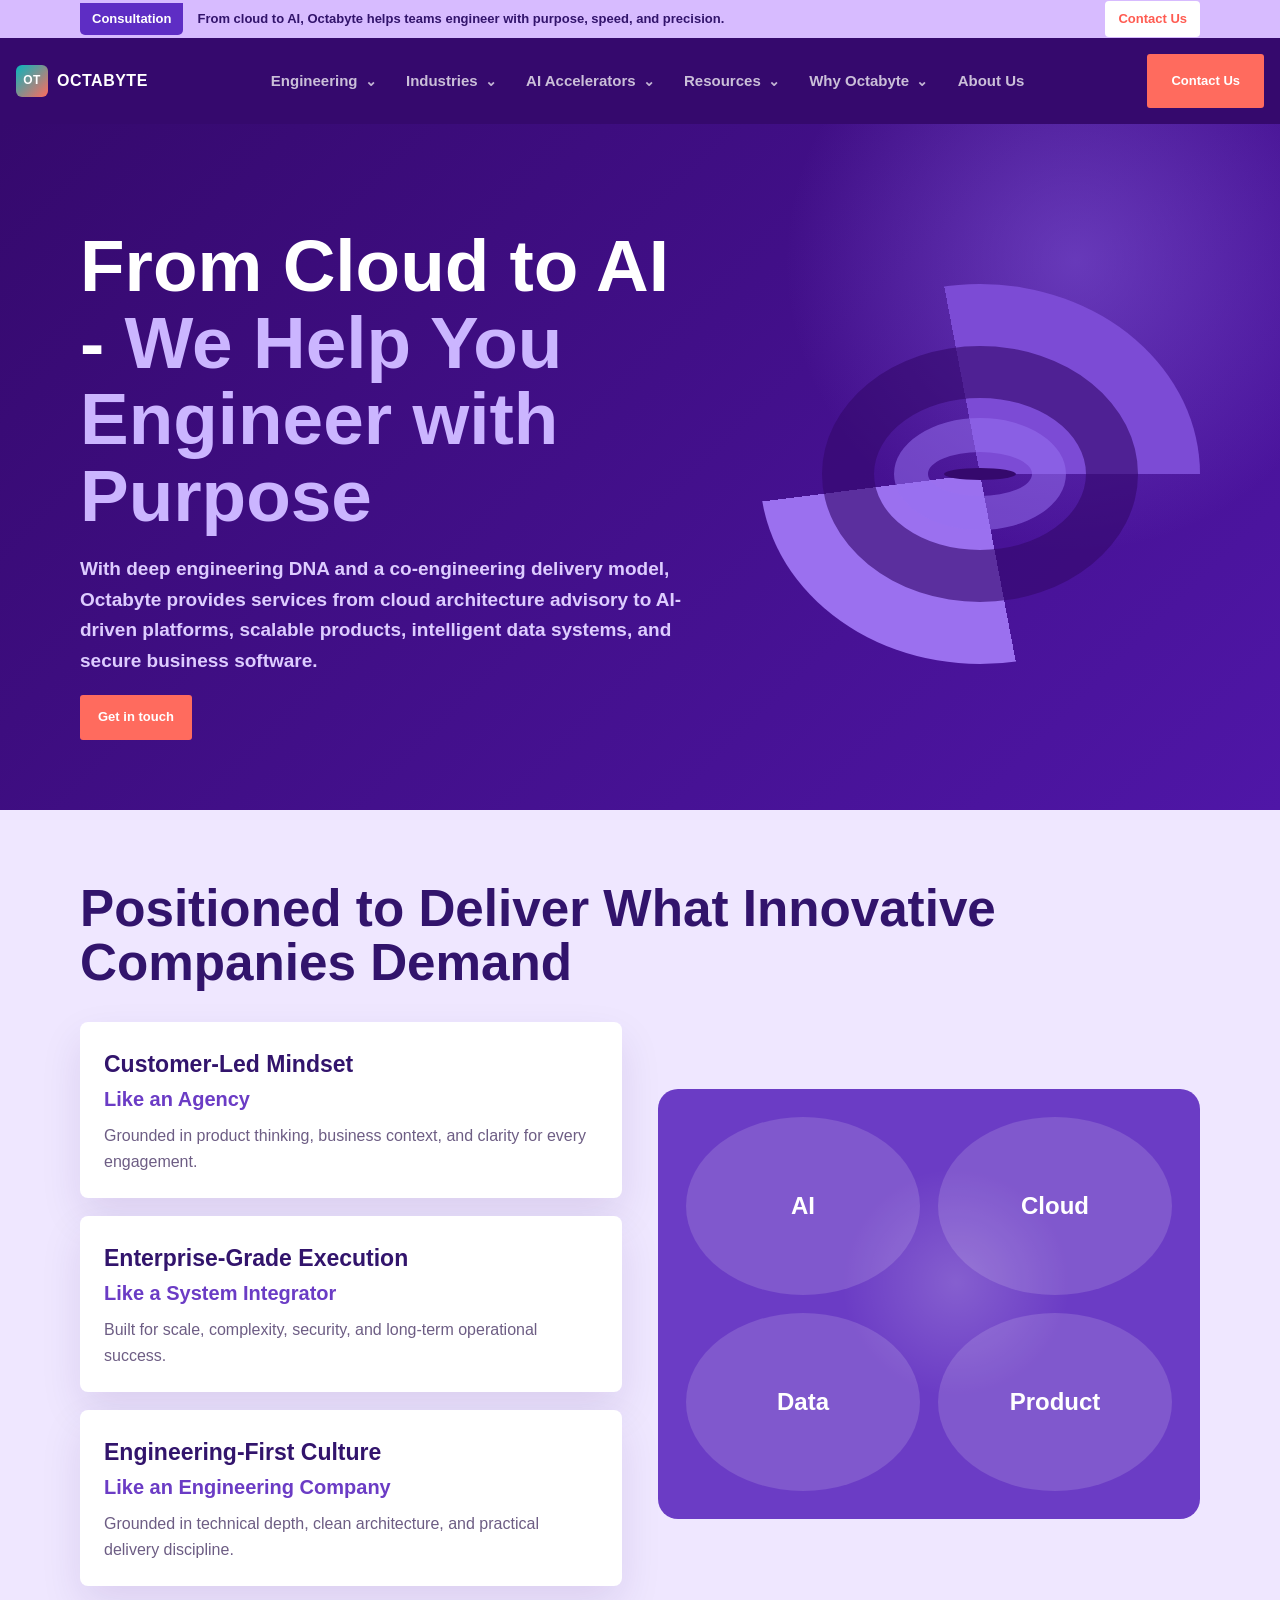
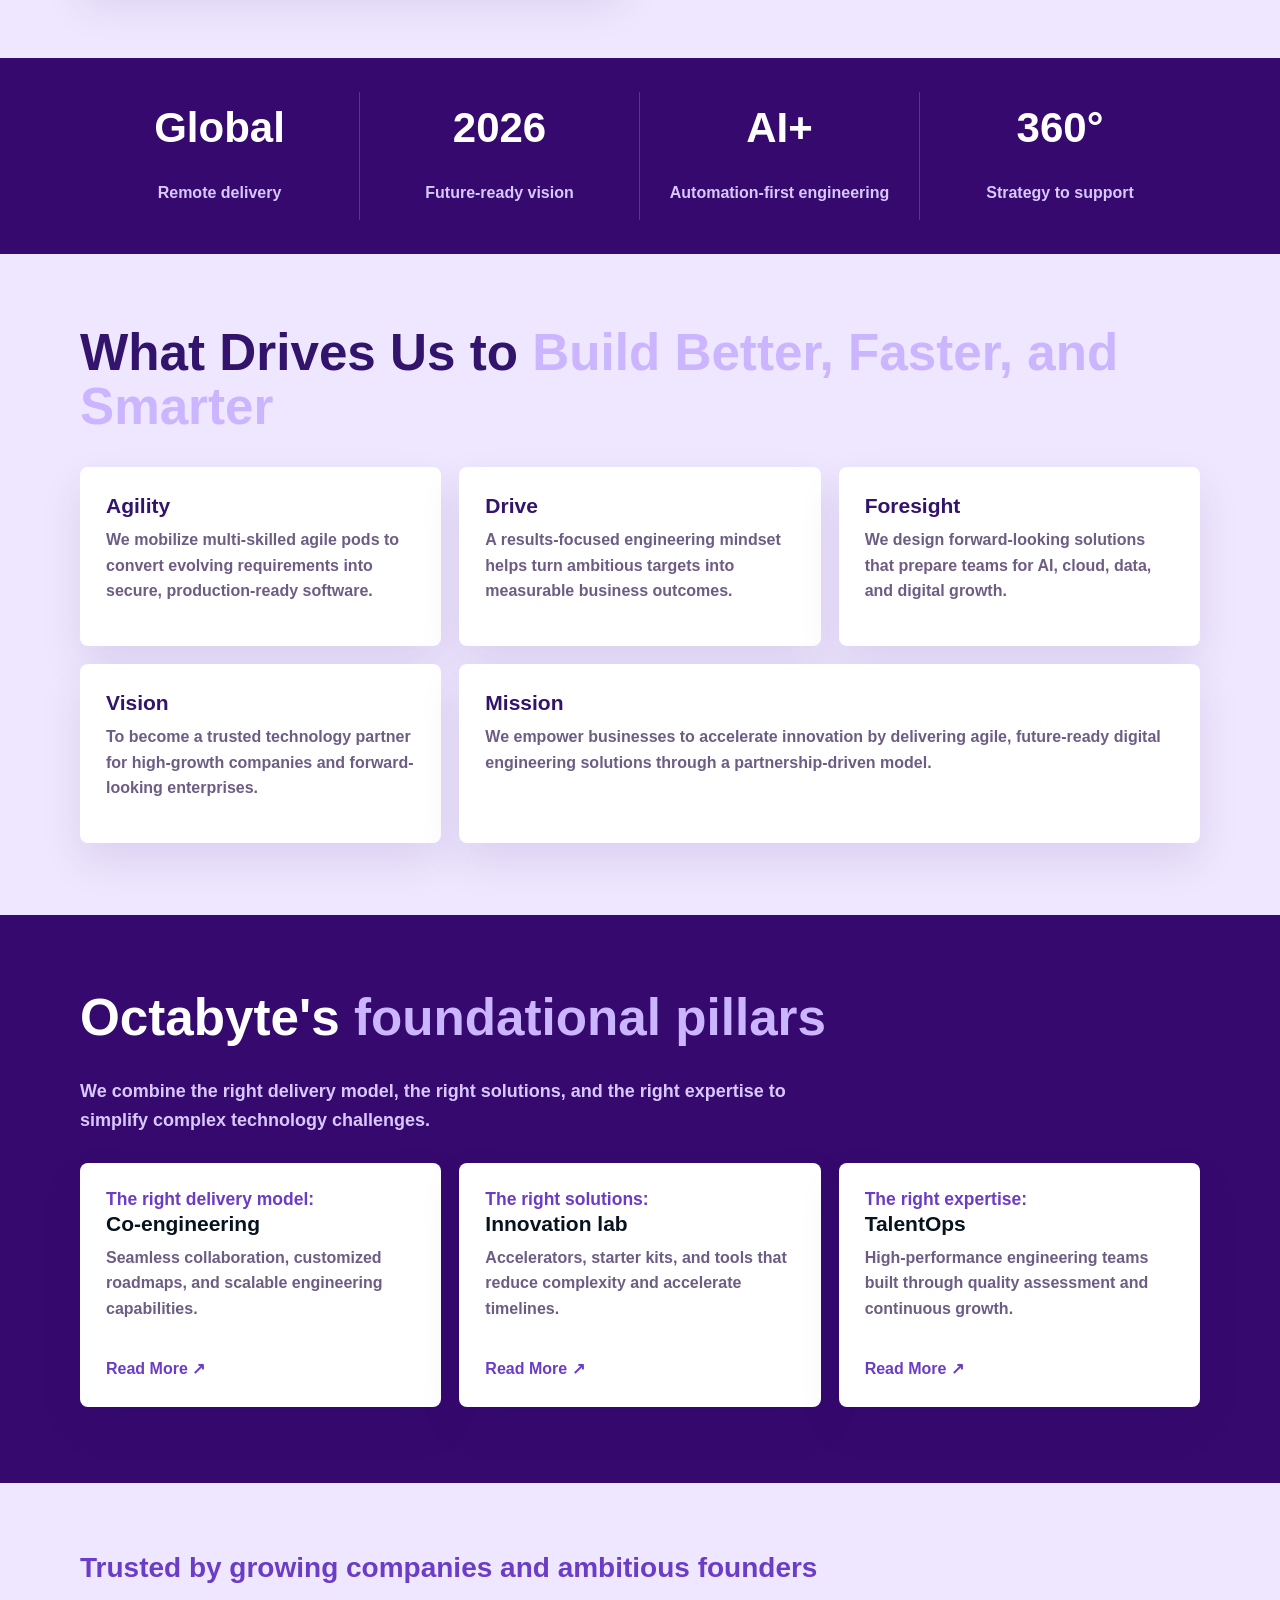
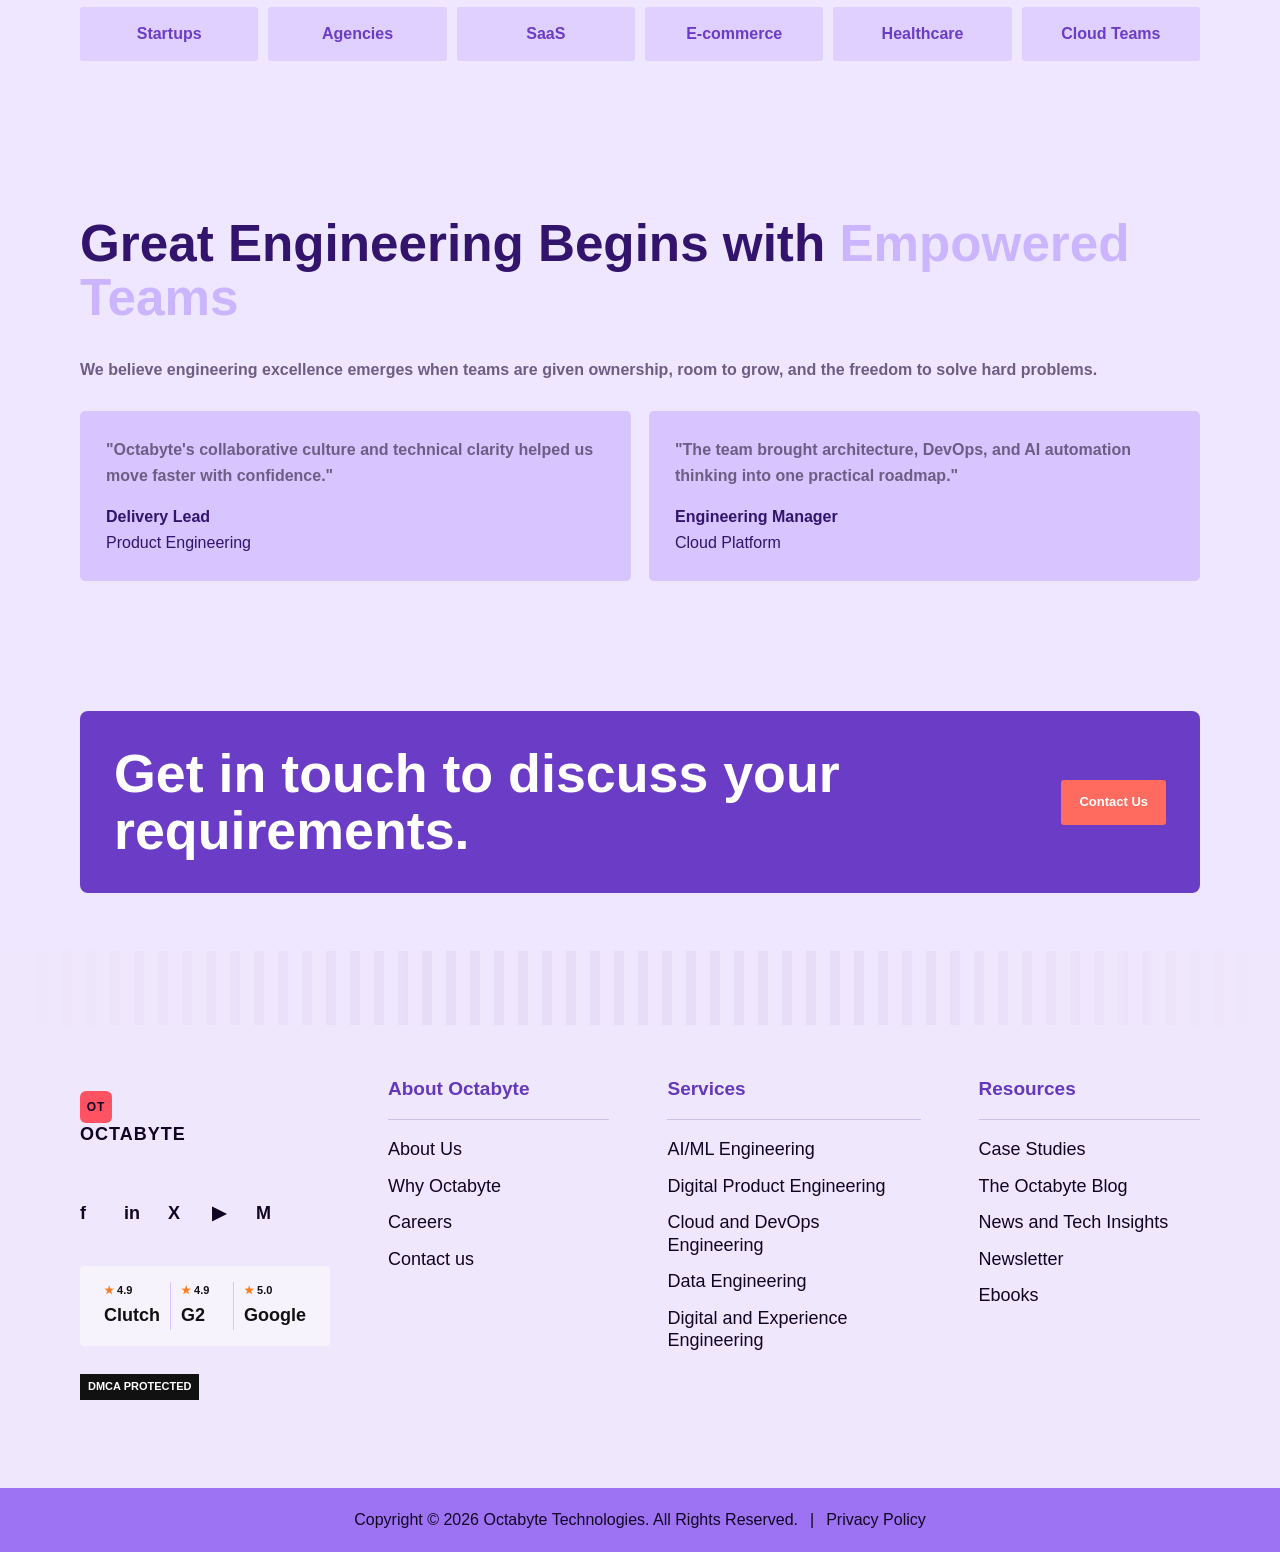
<file: about.html>
<!DOCTYPE html>
<html lang="en">
<head>
  <meta charset="UTF-8" />
  <meta name="viewport" content="width=device-width, initial-scale=1.0" />
  <meta name="description" content="About Octabyte Technologies, an AI-first software engineering company helping national and international clients build cloud, AI, data, and product platforms." />
  <title>About Us | Octabyte Technologies</title>
  <link rel="stylesheet" href="styles.css" />
</head>
<body class="sim-page">
  <div class="sim-webinar">
    <div class="sim-container sim-webinar-inner">
      <strong>Consultation</strong>
      <span>From cloud to AI, Octabyte helps teams engineer with purpose, speed, and precision.</span>
      <a href="quote.html">Contact Us</a>
    </div>
  </div>

  <header class="sim-header">
    <div class="sim-container sim-nav">
      <a class="sim-logo" href="index.html" aria-label="Octabyte Technologies home"><span class="sim-logo-mark">OT</span><span>Octabyte</span></a>
      <nav class="sim-menu" aria-label="Main navigation">
        <ul>
          <li class="has-mega"><a href="services.html">Engineering <span>⌄</span></a><div class="sim-mega"><div class="sim-mega-grid"><div class="sim-mega-primary sim-mega-title-col"><a href="services.html#ai">AI/ML Engineering <b>›</b></a><a href="services.html#product">Digital Product Engineering</a><a href="services.html#cloud">Cloud and DevOps Engineering</a><a href="services.html#data">Data Engineering</a><a href="services.html#experience">Digital and Experience Engineering</a><a href="services.html">Enterprise Services</a></div><div class="sim-mega-secondary"><a href="services.html#ai">GenAI</a><a href="services.html#data">Data Science</a><a href="services.html#ai">Machine Learning</a><a href="services.html#cloud">MLOps</a></div><div class="sim-mega-card"><h3>Our Partnerships</h3><div class="sim-partner-card"><div><i></i><strong>Microsoft</strong></div><a href="services.html">AI Business Solutions <span>→</span></a><a href="services.html">Cloud &amp; AI Platforms <span>→</span></a><a href="services.html">Security (Azure) <span>→</span></a></div><div class="sim-cloud-row"><span>☁</span><span>aws</span><span>▧</span></div></div></div></div></li>
          <li class="has-mega"><a href="services.html">Industries <span>⌄</span></a><div class="sim-mega"><div class="sim-mega-grid"><div class="sim-mega-primary sim-mega-title-col"><a href="services.html">Industries <b>›</b></a></div><div class="sim-mega-secondary sim-mega-list"><a href="services.html">Financial Services</a><a href="services.html">Healthcare and Life Sciences</a><a href="services.html">Retail and E-commerce</a><a href="services.html">Supply Chain and Logistics</a><a href="services.html">Hi-Tech and Digital Natives</a></div><div class="sim-mega-card"><h3>Our Partnerships</h3><div class="sim-partner-card"><div><i></i><strong>Microsoft</strong></div><a href="services.html">AI Business Solutions <span>→</span></a><a href="services.html">Cloud &amp; AI Platforms <span>→</span></a><a href="services.html">Security (Azure) <span>→</span></a></div><div class="sim-cloud-row"><span>☁</span><span>aws</span><span>▧</span></div></div></div></div></li>
          <li class="has-mega"><a href="services.html">AI Accelerators <span>⌄</span></a><div class="sim-mega"><div class="sim-mega-grid"><div class="sim-mega-primary sim-mega-title-col"><a href="services.html#ai">Accelerators <b>›</b></a></div><div class="sim-mega-secondary sim-mega-list two-col"><a href="services.html#ai">PexAI</a><a href="services.html#ai">TrueMorph</a><a href="services.html#ai">NeuVantage</a><a href="services.html#ai">Data360</a><a href="services.html#ai">ThoughtMesh</a><a href="services.html#ai">MedNoteDX</a><a href="services.html#ai">CodeTools</a><a href="services.html#ai">ShopSavvy</a></div><div class="sim-mega-card"><h3>Our Partnerships</h3><div class="sim-partner-card"><div><i></i><strong>Microsoft</strong></div><a href="services.html">AI Business Solutions <span>→</span></a><a href="services.html">Cloud &amp; AI Platforms <span>→</span></a><a href="services.html">Security (Azure) <span>→</span></a></div><div class="sim-cloud-row"><span>☁</span><span>aws</span><span>▧</span></div></div></div></div></li>
          <li class="has-mega"><a href="index.html#perspectives">Resources <span>⌄</span></a><div class="sim-mega"><div class="sim-mega-grid"><div class="sim-mega-primary sim-mega-title-col"><a href="index.html#perspectives">Resources <b>›</b></a></div><div class="sim-mega-secondary sim-mega-list"><a href="index.html#cases">Case Studies</a><a href="index.html#perspectives">The Octabyte Blog</a><a href="index.html#perspectives">News and Tech Insights</a><a href="quote.html">Newsletter</a><a href="index.html#perspectives">Ebooks and Whitepapers</a></div><div class="sim-insights-card"><h3>Featured Insights</h3><a class="sim-insight" href="index.html#cases"><div class="sim-insight-visual"><small>Case Study</small></div><strong>Modernized delivery operations for real-time visibility and scalable growth</strong></a><a class="sim-insight" href="index.html#perspectives"><div class="sim-insight-visual dark"><span>Octabyte</span><span>Microsoft</span></div><small>Blog</small><strong>Octabyte's strategy behind AI-first product engineering</strong></a></div></div></div></li>
          <li class="has-mega"><a href="about.html">Why Octabyte <span>⌄</span></a><div class="sim-mega"><div class="sim-mega-grid"><div class="sim-mega-primary sim-mega-title-col"><a href="about.html">Why Octabyte <b>›</b></a></div><div class="sim-mega-secondary sim-mega-list"><a href="about.html">Co-Engineering</a><a href="about.html">Innovation Lab</a><a href="team.html">TalentOps</a></div><div class="sim-mega-card"><h3>Our Partnerships</h3><div class="sim-partner-card"><div><i></i><strong>Microsoft</strong></div><a href="services.html">AI Business Solutions <span>→</span></a><a href="services.html">Cloud &amp; AI Platforms <span>→</span></a><a href="services.html">Security (Azure) <span>→</span></a></div><div class="sim-cloud-row"><span>☁</span><span>aws</span><span>▧</span></div></div></div></div></li>
          <li><a href="about.html">About Us</a></li>
        </ul>
      </nav>
      <a class="sim-contact" href="quote.html">Contact Us</a>
    </div>
  </header>

  <main>
    <section class="sim-subhero about-subhero">
      <div class="sim-container sim-subhero-grid">
        <div>
          <h1>From Cloud to AI - <span>We Help You Engineer with Purpose</span></h1>
          <p>With deep engineering DNA and a co-engineering delivery model, Octabyte provides services from cloud architecture advisory to AI-driven platforms, scalable products, intelligent data systems, and secure business software.</p>
          <a class="sim-cta" href="quote.html">Get in touch</a>
        </div>
        <div class="sim-subhero-art" aria-hidden="true">
          <span></span><span></span><span></span>
        </div>
      </div>
    </section>

    <section class="sim-about-deliver">
      <div class="sim-container">
        <h2>Positioned to Deliver What Innovative Companies Demand</h2>
        <div class="sim-deliver-grid">
          <div class="sim-deliver-list">
            <article><strong>Customer-Led Mindset</strong><span>Like an Agency</span><p>Grounded in product thinking, business context, and clarity for every engagement.</p></article>
            <article><strong>Enterprise-Grade Execution</strong><span>Like a System Integrator</span><p>Built for scale, complexity, security, and long-term operational success.</p></article>
            <article><strong>Engineering-First Culture</strong><span>Like an Engineering Company</span><p>Grounded in technical depth, clean architecture, and practical delivery discipline.</p></article>
          </div>
          <div class="sim-deliver-visual" aria-hidden="true">
            <span>AI</span><span>Cloud</span><span>Data</span><span>Product</span>
          </div>
        </div>
      </div>
    </section>

    <section class="sim-about-stats">
      <div class="sim-container sim-stat-grid">
        <article><strong>Global</strong><span>Remote delivery</span></article>
        <article><strong>2026</strong><span>Future-ready vision</span></article>
        <article><strong>AI+</strong><span>Automation-first engineering</span></article>
        <article><strong>360°</strong><span>Strategy to support</span></article>
      </div>
    </section>

    <section class="sim-values">
      <div class="sim-container">
        <h2>What Drives Us to <span>Build Better, Faster, and Smarter</span></h2>
        <div class="sim-values-grid">
          <article><h3>Agility</h3><p>We mobilize multi-skilled agile pods to convert evolving requirements into secure, production-ready software.</p></article>
          <article><h3>Drive</h3><p>A results-focused engineering mindset helps turn ambitious targets into measurable business outcomes.</p></article>
          <article><h3>Foresight</h3><p>We design forward-looking solutions that prepare teams for AI, cloud, data, and digital growth.</p></article>
          <article><h3>Vision</h3><p>To become a trusted technology partner for high-growth companies and forward-looking enterprises.</p></article>
          <article class="wide"><h3>Mission</h3><p>We empower businesses to accelerate innovation by delivering agile, future-ready digital engineering solutions through a partnership-driven model.</p></article>
        </div>
      </div>
    </section>

    <section class="sim-pillars">
      <div class="sim-container">
        <h2>Octabyte's <span>foundational pillars</span></h2>
        <p>We combine the right delivery model, the right solutions, and the right expertise to simplify complex technology challenges.</p>
        <div class="sim-pillar-grid">
          <a href="quote.html"><h3><small>The right delivery model:</small> Co-engineering</h3><p>Seamless collaboration, customized roadmaps, and scalable engineering capabilities.</p><span>Read More ↗</span></a>
          <a href="services.html"><h3><small>The right solutions:</small> Innovation lab</h3><p>Accelerators, starter kits, and tools that reduce complexity and accelerate timelines.</p><span>Read More ↗</span></a>
          <a href="team.html"><h3><small>The right expertise:</small> TalentOps</h3><p>High-performance engineering teams built through quality assessment and continuous growth.</p><span>Read More ↗</span></a>
        </div>
      </div>
    </section>

    <section class="sim-trust about-trust">
      <div class="sim-container">
        <h2>Trusted by growing companies and ambitious founders</h2>
        <div class="sim-logo-strip"><span>Startups</span><span>Agencies</span><span>SaaS</span><span>E-commerce</span><span>Healthcare</span><span>Cloud Teams</span></div>
      </div>
    </section>

    <section class="sim-empowered">
      <div class="sim-container">
        <h2>Great Engineering Begins with <span>Empowered Teams</span></h2>
        <p>We believe engineering excellence emerges when teams are given ownership, room to grow, and the freedom to solve hard problems.</p>
        <div class="sim-testimonials">
          <article><p>"Octabyte's collaborative culture and technical clarity helped us move faster with confidence."</p><div><strong>Delivery Lead</strong><span>Product Engineering</span></div></article>
          <article><p>"The team brought architecture, DevOps, and AI automation thinking into one practical roadmap."</p><div><strong>Engineering Manager</strong><span>Cloud Platform</span></div></article>
        </div>
      </div>
    </section>

    <section class="sim-about-cta">
      <div class="sim-container">
        <div class="sim-about-cta-card">
          <h2>Get in touch to discuss your requirements.</h2>
          <a class="sim-cta" href="quote.html">Contact Us</a>
        </div>
      </div>
    </section>
  </main>

  <footer class="sim-footer">
    <div class="sim-footer-pattern" aria-hidden="true"></div>
    <div class="sim-container sim-footer-grid">
      <div class="sim-footer-brand"><a class="sim-logo sim-footer-logo" href="index.html"><span class="sim-logo-mark">OT</span><span>Octabyte</span></a><div class="sim-socials"><a href="#">f</a><a href="#">in</a><a href="#">X</a><a href="#">▶</a><a href="#">M</a></div><div class="sim-ratings"><span><strong>★ 4.9</strong>Clutch</span><span><strong>★ 4.9</strong>G2</span><span><strong>★ 5.0</strong>Google</span></div><div class="sim-protected">DMCA PROTECTED</div></div>
      <div><h3>About Octabyte</h3><a href="about.html">About Us</a><a href="about.html">Why Octabyte</a><a href="team.html">Careers</a><a href="quote.html">Contact us</a></div>
      <div><h3>Services</h3><a href="services.html">AI/ML Engineering</a><a href="services.html">Digital Product Engineering</a><a href="services.html">Cloud and DevOps Engineering</a><a href="services.html">Data Engineering</a><a href="services.html">Digital and Experience Engineering</a></div>
      <div><h3>Resources</h3><a href="index.html#news">Case Studies</a><a href="index.html#perspectives">The Octabyte Blog</a><a href="index.html#news">News and Tech Insights</a><a href="index.html#perspectives">Newsletter</a><a href="index.html#perspectives">Ebooks</a></div>
    </div>
    <div class="sim-copy">Copyright © 2026 Octabyte Technologies. All Rights Reserved. <span>|</span> <a href="#">Privacy Policy</a></div>
  </footer>
</body>
</html>
</file>
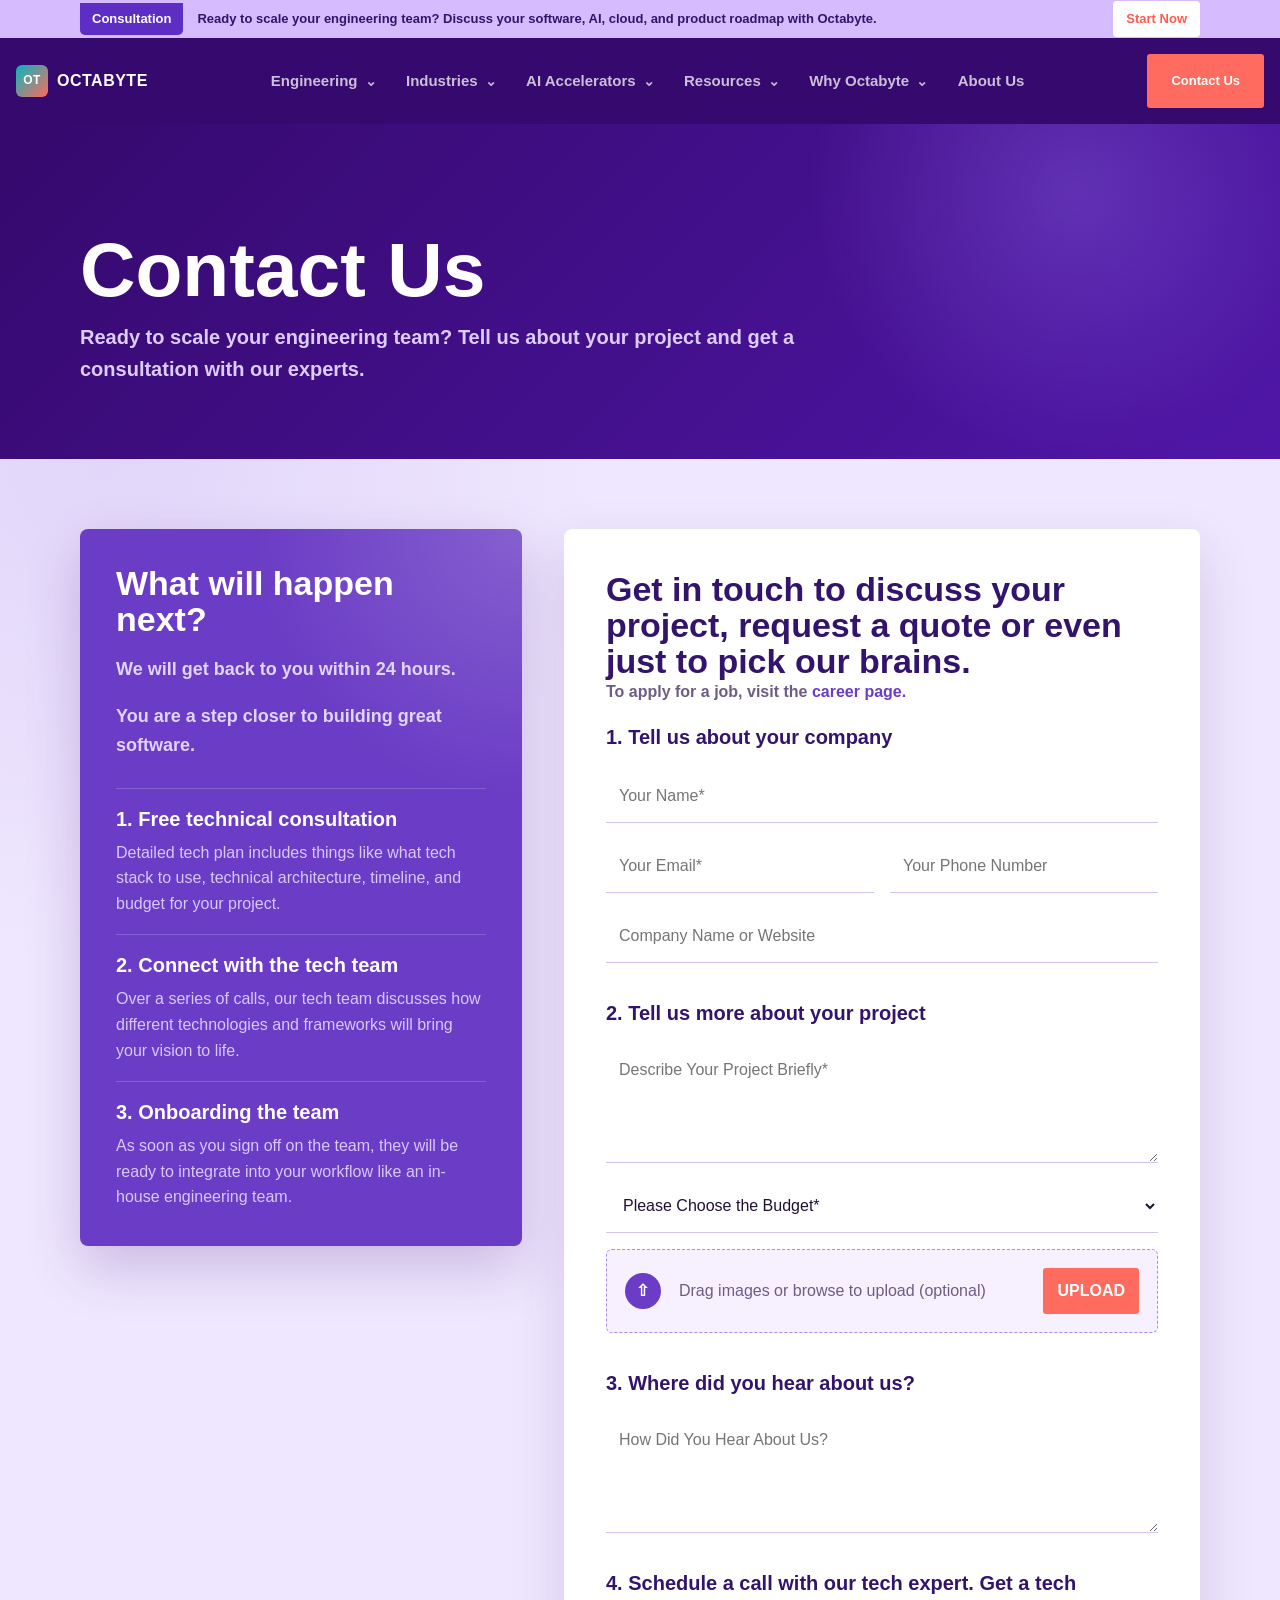
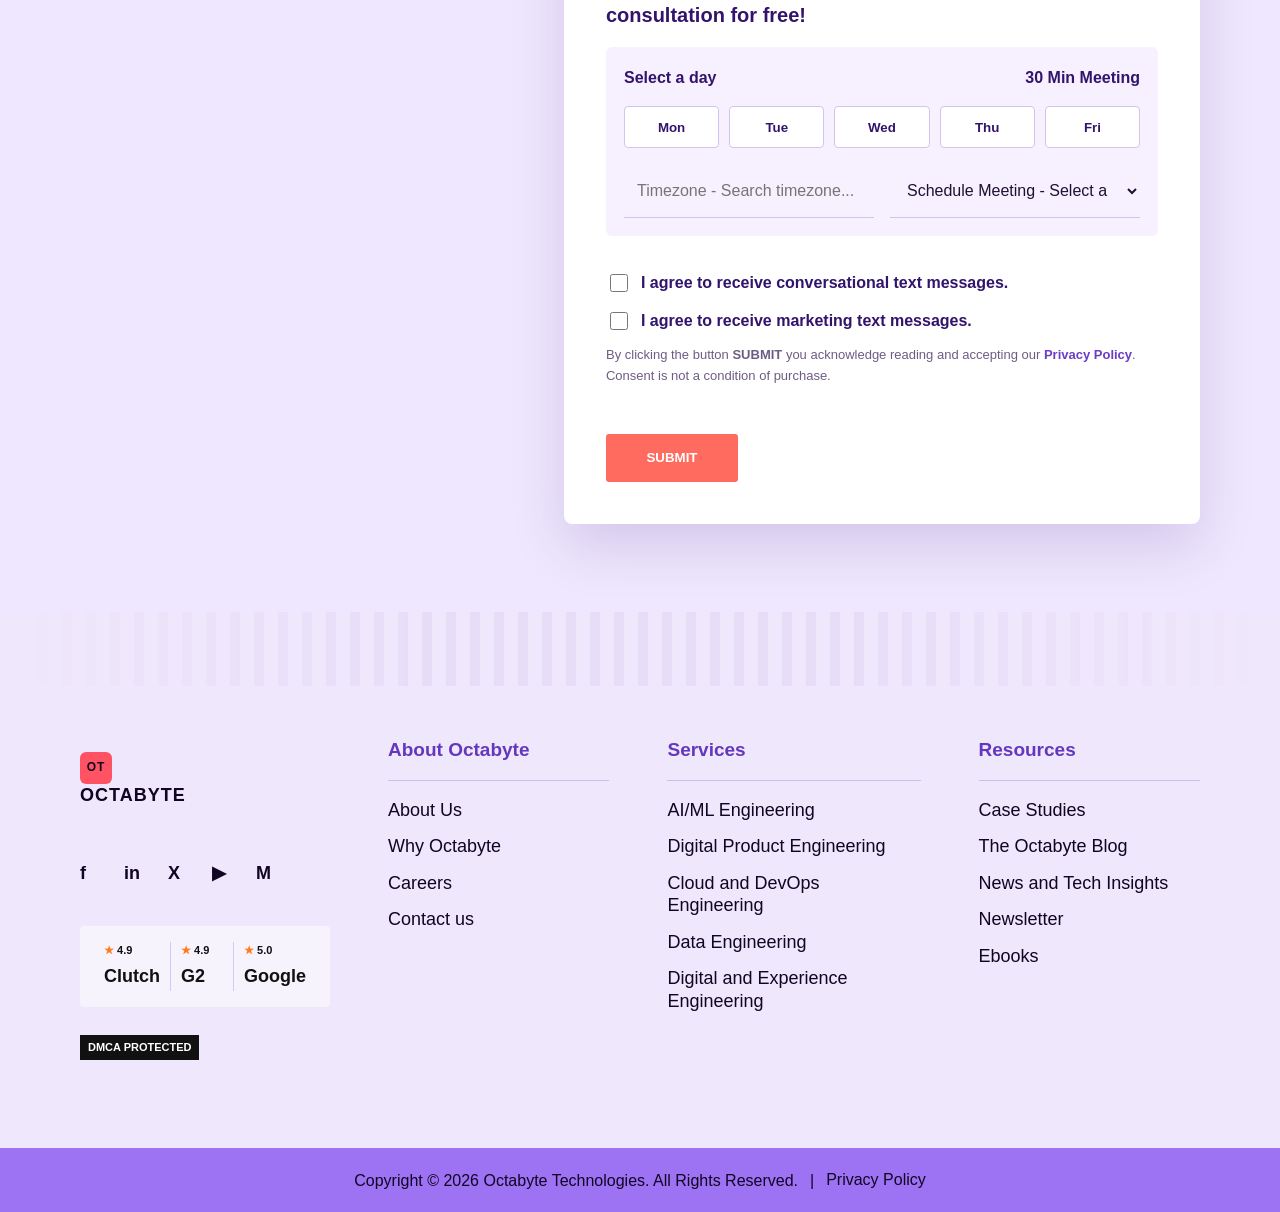
<file: quote.html>
<!DOCTYPE html>
<html lang="en">
<head>
  <meta charset="UTF-8" />
  <meta name="viewport" content="width=device-width, initial-scale=1.0" />
  <meta name="description" content="Contact Octabyte Technologies to discuss software, AI, cloud, data, and product engineering projects." />
  <title>Contact Us | Octabyte Technologies</title>
  <link rel="stylesheet" href="styles.css" />
</head>
<body class="sim-page contact-page">
  <div class="sim-webinar">
    <div class="sim-container sim-webinar-inner">
      <strong>Consultation</strong>
      <span>Ready to scale your engineering team? Discuss your software, AI, cloud, and product roadmap with Octabyte.</span>
      <a href="#contact-form">Start Now</a>
    </div>
  </div>

  <header class="sim-header">
    <div class="sim-container sim-nav">
      <a class="sim-logo" href="index.html" aria-label="Octabyte Technologies home">
        <span class="sim-logo-mark">OT</span>
        <span>Octabyte</span>
      </a>
      <nav class="sim-menu" aria-label="Main navigation">
        <ul>
          <li class="has-mega"><a href="services.html">Engineering <span>⌄</span></a><div class="sim-mega"><div class="sim-mega-grid"><div class="sim-mega-primary sim-mega-title-col"><a href="services.html#ai">AI/ML Engineering <b>›</b></a><a href="services.html#product">Digital Product Engineering</a><a href="services.html#cloud">Cloud and DevOps Engineering</a><a href="services.html#data">Data Engineering</a><a href="services.html#experience">Digital and Experience Engineering</a><a href="services.html">Enterprise Services</a></div><div class="sim-mega-secondary"><a href="services.html#ai">GenAI</a><a href="services.html#data">Data Science</a><a href="services.html#ai">Machine Learning</a><a href="services.html#cloud">MLOps</a></div><div class="sim-mega-card"><h3>Our Partnerships</h3><div class="sim-partner-card"><div><i></i><strong>Microsoft</strong></div><a href="services.html">AI Business Solutions <span>→</span></a><a href="services.html">Cloud &amp; AI Platforms <span>→</span></a><a href="services.html">Security (Azure) <span>→</span></a></div><div class="sim-cloud-row"><span>☁</span><span>aws</span><span>▧</span></div></div></div></div></li>
          <li class="has-mega"><a href="services.html">Industries <span>⌄</span></a><div class="sim-mega"><div class="sim-mega-grid"><div class="sim-mega-primary sim-mega-title-col"><a href="services.html">Industries <b>›</b></a></div><div class="sim-mega-secondary sim-mega-list"><a href="services.html">Financial Services</a><a href="services.html">Healthcare and Life Sciences</a><a href="services.html">Retail and E-commerce</a><a href="services.html">Supply Chain and Logistics</a><a href="services.html">Hi-Tech and Digital Natives</a></div><div class="sim-mega-card"><h3>Our Partnerships</h3><div class="sim-partner-card"><div><i></i><strong>Microsoft</strong></div><a href="services.html">AI Business Solutions <span>→</span></a><a href="services.html">Cloud &amp; AI Platforms <span>→</span></a><a href="services.html">Security (Azure) <span>→</span></a></div><div class="sim-cloud-row"><span>☁</span><span>aws</span><span>▧</span></div></div></div></div></li>
          <li class="has-mega"><a href="services.html">AI Accelerators <span>⌄</span></a><div class="sim-mega"><div class="sim-mega-grid"><div class="sim-mega-primary sim-mega-title-col"><a href="services.html#ai">Accelerators <b>›</b></a></div><div class="sim-mega-secondary sim-mega-list two-col"><a href="services.html#ai">PexAI</a><a href="services.html#ai">TrueMorph</a><a href="services.html#ai">NeuVantage</a><a href="services.html#ai">Data360</a><a href="services.html#ai">ThoughtMesh</a><a href="services.html#ai">MedNoteDX</a><a href="services.html#ai">CodeTools</a><a href="services.html#ai">ShopSavvy</a></div><div class="sim-mega-card"><h3>Our Partnerships</h3><div class="sim-partner-card"><div><i></i><strong>Microsoft</strong></div><a href="services.html">AI Business Solutions <span>→</span></a><a href="services.html">Cloud &amp; AI Platforms <span>→</span></a><a href="services.html">Security (Azure) <span>→</span></a></div><div class="sim-cloud-row"><span>☁</span><span>aws</span><span>▧</span></div></div></div></div></li>
          <li class="has-mega"><a href="index.html#perspectives">Resources <span>⌄</span></a><div class="sim-mega"><div class="sim-mega-grid"><div class="sim-mega-primary sim-mega-title-col"><a href="index.html#perspectives">Resources <b>›</b></a></div><div class="sim-mega-secondary sim-mega-list"><a href="index.html#cases">Case Studies</a><a href="index.html#perspectives">The Octabyte Blog</a><a href="index.html#perspectives">News and Tech Insights</a><a href="quote.html">Newsletter</a><a href="index.html#perspectives">Ebooks and Whitepapers</a></div><div class="sim-insights-card"><h3>Featured Insights</h3><a class="sim-insight" href="index.html#cases"><div class="sim-insight-visual"><small>Case Study</small></div><strong>Modernized delivery operations for real-time visibility and scalable growth</strong></a><a class="sim-insight" href="index.html#perspectives"><div class="sim-insight-visual dark"><span>Octabyte</span><span>Microsoft</span></div><small>Blog</small><strong>Octabyte's strategy behind AI-first product engineering</strong></a></div></div></div></li>
          <li class="has-mega"><a href="about.html">Why Octabyte <span>⌄</span></a><div class="sim-mega"><div class="sim-mega-grid"><div class="sim-mega-primary sim-mega-title-col"><a href="about.html">Why Octabyte <b>›</b></a></div><div class="sim-mega-secondary sim-mega-list"><a href="about.html">Co-Engineering</a><a href="about.html">Innovation Lab</a><a href="team.html">TalentOps</a></div><div class="sim-mega-card"><h3>Our Partnerships</h3><div class="sim-partner-card"><div><i></i><strong>Microsoft</strong></div><a href="services.html">AI Business Solutions <span>→</span></a><a href="services.html">Cloud &amp; AI Platforms <span>→</span></a><a href="services.html">Security (Azure) <span>→</span></a></div><div class="sim-cloud-row"><span>☁</span><span>aws</span><span>▧</span></div></div></div></div></li>
          <li><a href="about.html">About Us</a></li>
        </ul>
      </nav>
      <a class="sim-contact" href="quote.html">Contact Us</a>
    </div>
  </header>

  <main class="contact-main">
    <section class="contact-hero">
      <div class="sim-container">
        <h1>Contact Us</h1>
        <p>Ready to scale your engineering team? Tell us about your project and get a consultation with our experts.</p>
      </div>
    </section>

    <section class="sec-contact">
      <div class="sim-container contact-inner">
        <aside class="content-part">
          <h2>What will happen next?</h2>
          <p>We will get back to you within 24 hours.</p>
          <p>You are a step closer to building great software.</p>
          <div class="contact-list">
            <article>
              <h3>1. Free technical consultation</h3>
              <p>Detailed tech plan includes things like what tech stack to use, technical architecture, timeline, and budget for your project.</p>
            </article>
            <article>
              <h3>2. Connect with the tech team</h3>
              <p>Over a series of calls, our tech team discusses how different technologies and frameworks will bring your vision to life.</p>
            </article>
            <article>
              <h3>3. Onboarding the team</h3>
              <p>As soon as you sign off on the team, they will be ready to integrate into your workflow like an in-house engineering team.</p>
            </article>
          </div>
        </aside>

        <div class="contact-form-part">
          <div class="contact-heading">
            <h2>Get in touch to discuss your project, request a quote or even just to pick our brains.</h2>
            <p>To apply for a job, visit the <a href="team.html">career page.</a></p>
          </div>

          <form class="contact-step-form" id="contact-form" aria-label="Contact Octabyte form">
            <div class="contact-step">
              <div class="step-title">1. Tell us about your company</div>
              <input type="text" name="name" placeholder="Your Name*" aria-label="Your Name" />
              <div class="contact-field-row">
                <input type="email" name="email" placeholder="Your Email*" aria-label="Your Email" />
                <input type="tel" name="phone" placeholder="Your Phone Number" aria-label="Your Phone Number" />
              </div>
              <input type="text" name="website" placeholder="Company Name or Website" aria-label="Company Name or Website" />
            </div>

            <div class="contact-step">
              <div class="step-title">2. Tell us more about your project</div>
              <textarea name="projectDescription" placeholder="Describe Your Project Briefly*" aria-label="Describe Your Project Briefly"></textarea>
              <select name="budget" aria-label="Budget">
                <option value="">Please Choose the Budget*</option>
                <option value="$500 to $2K">$500 to $2K</option>
                <option value="$2K to $10K">$2K to $10K</option>
                <option value="$10K to $25K">$10K to $25K</option>
                <option value="$25K+">$25K+</option>
                <option value="Not Sure">Not Sure</option>
              </select>
              <label class="upload-box">
                <span class="upload-icon">⇧</span>
                <span>Drag images or browse to upload (optional)</span>
                <b>upload</b>
                <input type="file" name="project_brief" />
              </label>
            </div>

            <div class="contact-step">
              <div class="step-title">3. Where did you hear about us?</div>
              <textarea name="reference" placeholder="How Did You Hear About Us?" aria-label="How Did You Hear About Us"></textarea>
            </div>

            <div class="contact-step">
              <div class="step-title">4. Schedule a call with our tech expert. Get a tech consultation for free!</div>
              <div class="schedule-box">
                <div class="schedule-head">
                  <span>Select a day</span>
                  <span>30 Min Meeting</span>
                </div>
                <div class="date-pills" aria-label="Select a day">
                  <button type="button">Mon</button>
                  <button type="button">Tue</button>
                  <button type="button">Wed</button>
                  <button type="button">Thu</button>
                  <button type="button">Fri</button>
                </div>
                <div class="contact-field-row">
                  <input type="text" name="timezone" placeholder="Timezone - Search timezone..." aria-label="Timezone" />
                  <select name="timeSlot" aria-label="Schedule Meeting">
                    <option>Schedule Meeting - Select a time slot</option>
                    <option>09:00 AM</option>
                    <option>11:00 AM</option>
                    <option>02:00 PM</option>
                    <option>04:00 PM</option>
                  </select>
                </div>
              </div>
            </div>

            <div class="contact-consent">
              <label><input type="checkbox" name="conversational-msg" /> I agree to receive conversational text messages.</label>
              <label><input type="checkbox" name="marketing-msg" /> I agree to receive marketing text messages.</label>
              <p>By clicking the button <strong>SUBMIT</strong> you acknowledge reading and accepting our <a href="#">Privacy Policy</a>. Consent is not a condition of purchase.</p>
            </div>

            <button class="contact-submit" type="button">Submit</button>
          </form>
        </div>
      </div>
    </section>
  </main>

  <footer class="sim-footer">
    <div class="sim-footer-pattern" aria-hidden="true"></div>
    <div class="sim-container sim-footer-grid">
      <div class="sim-footer-brand">
        <a class="sim-logo sim-footer-logo" href="index.html">
          <span class="sim-logo-mark">OT</span>
          <span>Octabyte</span>
        </a>
        <div class="sim-socials" aria-label="Social links">
          <a href="#">f</a>
          <a href="#">in</a>
          <a href="#">X</a>
          <a href="#">▶</a>
          <a href="#">M</a>
        </div>
        <div class="sim-ratings" aria-label="Review ratings">
          <span><strong>★ 4.9</strong>Clutch</span>
          <span><strong>★ 4.9</strong>G2</span>
          <span><strong>★ 5.0</strong>Google</span>
        </div>
        <div class="sim-protected">DMCA PROTECTED</div>
      </div>
      <div>
        <h3>About Octabyte</h3>
        <a href="about.html">About Us</a>
        <a href="about.html">Why Octabyte</a>
        <a href="team.html">Careers</a>
        <a href="quote.html">Contact us</a>
      </div>
      <div>
        <h3>Services</h3>
        <a href="services.html">AI/ML Engineering</a>
        <a href="services.html">Digital Product Engineering</a>
        <a href="services.html">Cloud and DevOps Engineering</a>
        <a href="services.html">Data Engineering</a>
        <a href="services.html">Digital and Experience Engineering</a>
      </div>
      <div>
        <h3>Resources</h3>
        <a href="index.html#news">Case Studies</a>
        <a href="index.html#perspectives">The Octabyte Blog</a>
        <a href="index.html#news">News and Tech Insights</a>
        <a href="index.html#perspectives">Newsletter</a>
        <a href="index.html#perspectives">Ebooks</a>
      </div>
    </div>
    <div class="sim-copy">Copyright © 2026 Octabyte Technologies. All Rights Reserved. <span>|</span> <a href="#">Privacy Policy</a></div>
  </footer>
</body>
</html>
</file>
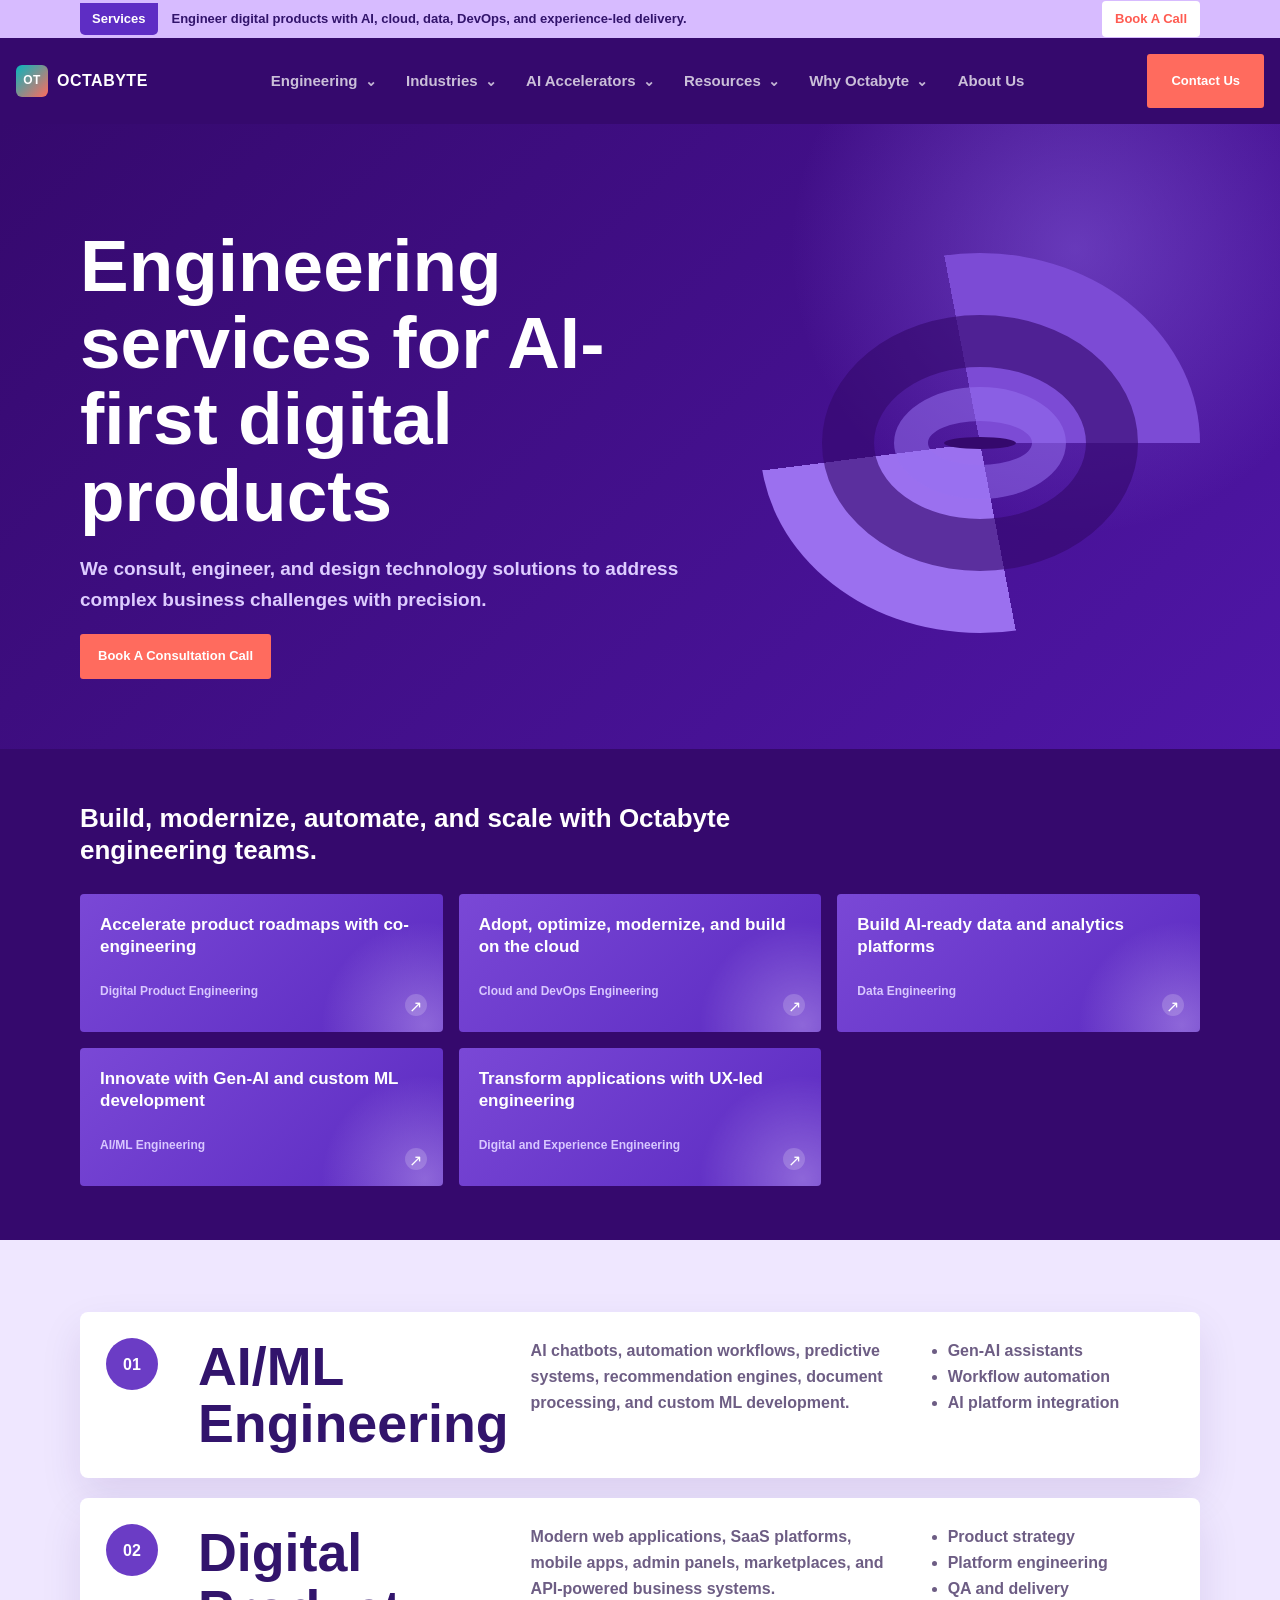
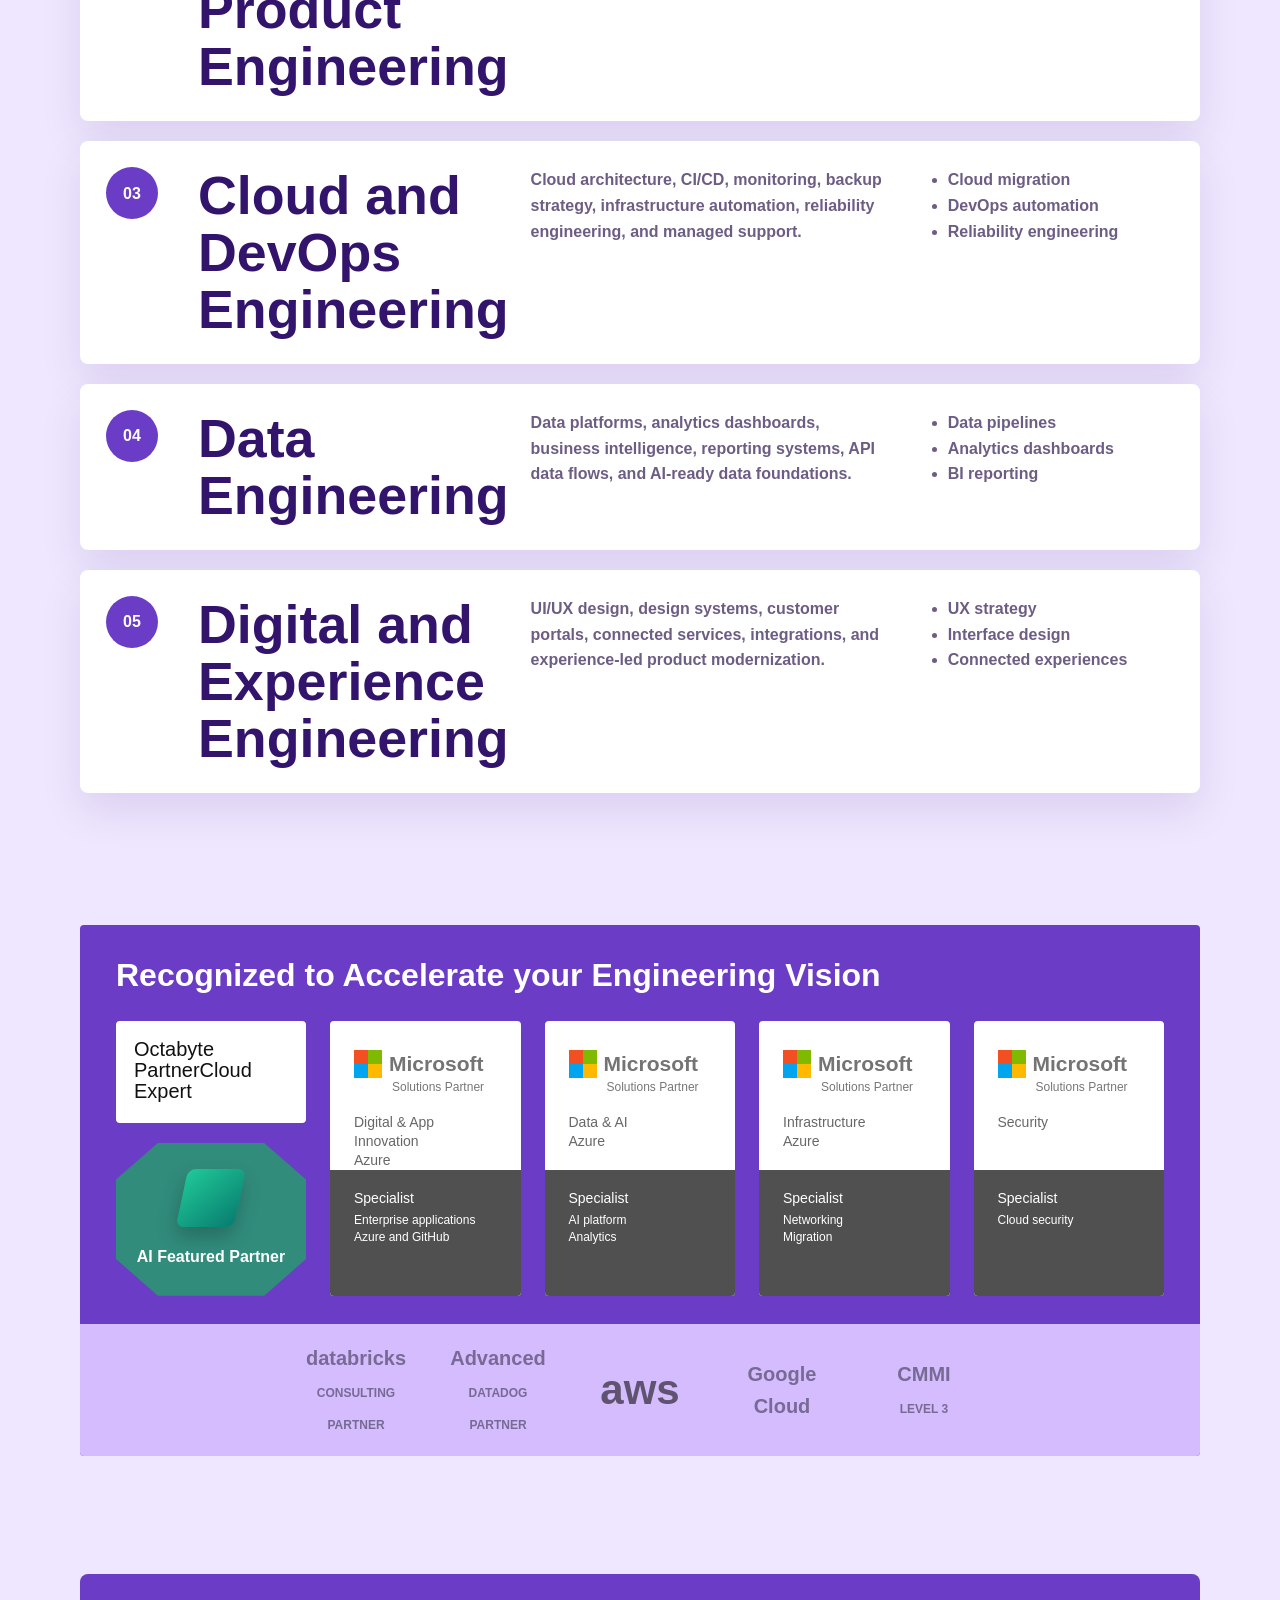
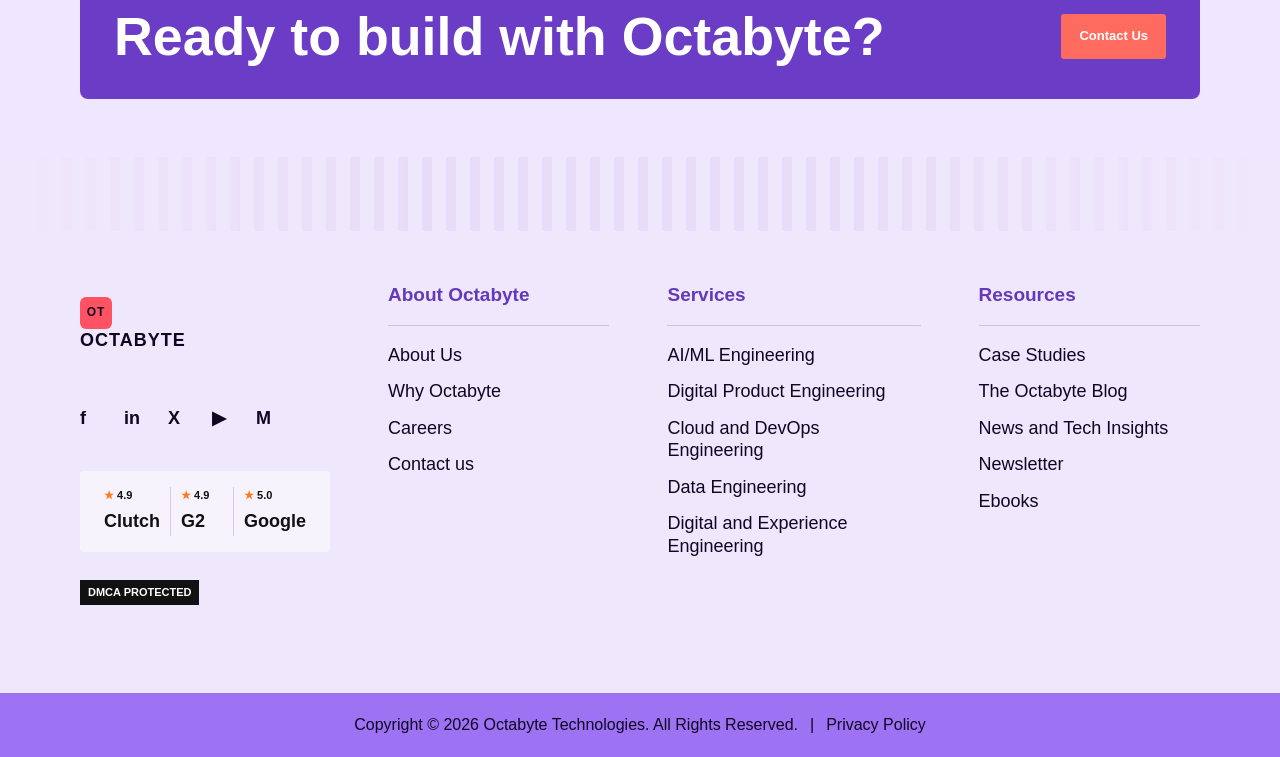
<file: services.html>
<!DOCTYPE html>
<html lang="en">
<head>
  <meta charset="UTF-8" />
  <meta name="viewport" content="width=device-width, initial-scale=1.0" />
  <meta name="description" content="Octabyte Technologies services include AI/ML engineering, digital product engineering, cloud and DevOps, data engineering, and digital experience engineering." />
  <title>Services | Octabyte Technologies</title>
  <link rel="stylesheet" href="styles.css" />
</head>
<body class="sim-page">
  <div class="sim-webinar">
    <div class="sim-container sim-webinar-inner">
      <strong>Services</strong>
      <span>Engineer digital products with AI, cloud, data, DevOps, and experience-led delivery.</span>
      <a href="quote.html">Book A Call</a>
    </div>
  </div>

  <header class="sim-header">
    <div class="sim-container sim-nav">
      <a class="sim-logo" href="index.html" aria-label="Octabyte Technologies home"><span class="sim-logo-mark">OT</span><span>Octabyte</span></a>
      <nav class="sim-menu" aria-label="Main navigation">
        <ul>
          <li class="has-mega"><a href="services.html">Engineering <span>⌄</span></a><div class="sim-mega"><div class="sim-mega-grid"><div class="sim-mega-primary sim-mega-title-col"><a href="services.html#ai">AI/ML Engineering <b>›</b></a><a href="services.html#product">Digital Product Engineering</a><a href="services.html#cloud">Cloud and DevOps Engineering</a><a href="services.html#data">Data Engineering</a><a href="services.html#experience">Digital and Experience Engineering</a><a href="services.html">Enterprise Services</a></div><div class="sim-mega-secondary"><a href="services.html#ai">GenAI</a><a href="services.html#data">Data Science</a><a href="services.html#ai">Machine Learning</a><a href="services.html#cloud">MLOps</a></div><div class="sim-mega-card"><h3>Our Partnerships</h3><div class="sim-partner-card"><div><i></i><strong>Microsoft</strong></div><a href="services.html">AI Business Solutions <span>→</span></a><a href="services.html">Cloud &amp; AI Platforms <span>→</span></a><a href="services.html">Security (Azure) <span>→</span></a></div><div class="sim-cloud-row"><span>☁</span><span>aws</span><span>▧</span></div></div></div></div></li>
          <li class="has-mega"><a href="services.html">Industries <span>⌄</span></a><div class="sim-mega"><div class="sim-mega-grid"><div class="sim-mega-primary sim-mega-title-col"><a href="services.html">Industries <b>›</b></a></div><div class="sim-mega-secondary sim-mega-list"><a href="services.html">Financial Services</a><a href="services.html">Healthcare and Life Sciences</a><a href="services.html">Retail and E-commerce</a><a href="services.html">Supply Chain and Logistics</a><a href="services.html">Hi-Tech and Digital Natives</a></div><div class="sim-mega-card"><h3>Our Partnerships</h3><div class="sim-partner-card"><div><i></i><strong>Microsoft</strong></div><a href="services.html">AI Business Solutions <span>→</span></a><a href="services.html">Cloud &amp; AI Platforms <span>→</span></a><a href="services.html">Security (Azure) <span>→</span></a></div><div class="sim-cloud-row"><span>☁</span><span>aws</span><span>▧</span></div></div></div></div></li>
          <li class="has-mega"><a href="services.html">AI Accelerators <span>⌄</span></a><div class="sim-mega"><div class="sim-mega-grid"><div class="sim-mega-primary sim-mega-title-col"><a href="services.html#ai">Accelerators <b>›</b></a></div><div class="sim-mega-secondary sim-mega-list two-col"><a href="services.html#ai">PexAI</a><a href="services.html#ai">TrueMorph</a><a href="services.html#ai">NeuVantage</a><a href="services.html#ai">Data360</a><a href="services.html#ai">ThoughtMesh</a><a href="services.html#ai">MedNoteDX</a><a href="services.html#ai">CodeTools</a><a href="services.html#ai">ShopSavvy</a></div><div class="sim-mega-card"><h3>Our Partnerships</h3><div class="sim-partner-card"><div><i></i><strong>Microsoft</strong></div><a href="services.html">AI Business Solutions <span>→</span></a><a href="services.html">Cloud &amp; AI Platforms <span>→</span></a><a href="services.html">Security (Azure) <span>→</span></a></div><div class="sim-cloud-row"><span>☁</span><span>aws</span><span>▧</span></div></div></div></div></li>
          <li class="has-mega"><a href="index.html#perspectives">Resources <span>⌄</span></a><div class="sim-mega"><div class="sim-mega-grid"><div class="sim-mega-primary sim-mega-title-col"><a href="index.html#perspectives">Resources <b>›</b></a></div><div class="sim-mega-secondary sim-mega-list"><a href="index.html#cases">Case Studies</a><a href="index.html#perspectives">The Octabyte Blog</a><a href="index.html#perspectives">News and Tech Insights</a><a href="quote.html">Newsletter</a><a href="index.html#perspectives">Ebooks and Whitepapers</a></div><div class="sim-insights-card"><h3>Featured Insights</h3><a class="sim-insight" href="index.html#cases"><div class="sim-insight-visual"><small>Case Study</small></div><strong>Modernized delivery operations for real-time visibility and scalable growth</strong></a><a class="sim-insight" href="index.html#perspectives"><div class="sim-insight-visual dark"><span>Octabyte</span><span>Microsoft</span></div><small>Blog</small><strong>Octabyte's strategy behind AI-first product engineering</strong></a></div></div></div></li>
          <li class="has-mega"><a href="about.html">Why Octabyte <span>⌄</span></a><div class="sim-mega"><div class="sim-mega-grid"><div class="sim-mega-primary sim-mega-title-col"><a href="about.html">Why Octabyte <b>›</b></a></div><div class="sim-mega-secondary sim-mega-list"><a href="about.html">Co-Engineering</a><a href="about.html">Innovation Lab</a><a href="team.html">TalentOps</a></div><div class="sim-mega-card"><h3>Our Partnerships</h3><div class="sim-partner-card"><div><i></i><strong>Microsoft</strong></div><a href="services.html">AI Business Solutions <span>→</span></a><a href="services.html">Cloud &amp; AI Platforms <span>→</span></a><a href="services.html">Security (Azure) <span>→</span></a></div><div class="sim-cloud-row"><span>☁</span><span>aws</span><span>▧</span></div></div></div></div></li>
          <li><a href="about.html">About Us</a></li>
        </ul>
      </nav>
      <a class="sim-contact" href="quote.html">Contact Us</a>
    </div>
  </header>

  <main>
    <section class="sim-subhero services-subhero">
      <div class="sim-container sim-subhero-grid">
        <div>
          <h1>Engineering services for AI-first digital products</h1>
          <p>We consult, engineer, and design technology solutions to address complex business challenges with precision.</p>
          <a class="sim-cta" href="quote.html">Book A Consultation Call</a>
        </div>
        <div class="sim-subhero-art service-art" aria-hidden="true"><span></span><span></span><span></span></div>
      </div>
    </section>

    <section class="sim-dark-block services-overview">
      <div class="sim-container">
        <h2 class="sim-section-title">Build, modernize, automate, and scale with Octabyte engineering teams.</h2>
        <div class="sim-service-grid services-grid-page">
          <a class="sim-service-card" href="#product"><h3>Accelerate product roadmaps with co-engineering</h3><span>Digital Product Engineering</span><i>↗</i></a>
          <a class="sim-service-card" href="#cloud"><h3>Adopt, optimize, modernize, and build on the cloud</h3><span>Cloud and DevOps Engineering</span><i>↗</i></a>
          <a class="sim-service-card" href="#data"><h3>Build AI-ready data and analytics platforms</h3><span>Data Engineering</span><i>↗</i></a>
          <a class="sim-service-card" href="#ai"><h3>Innovate with Gen-AI and custom ML development</h3><span>AI/ML Engineering</span><i>↗</i></a>
          <a class="sim-service-card" href="#experience"><h3>Transform applications with UX-led engineering</h3><span>Digital and Experience Engineering</span><i>↗</i></a>
        </div>
      </div>
    </section>

    <section class="sim-services-detail">
      <div class="sim-container">
        <div class="sim-detail-grid">
          <article id="ai"><span>01</span><h2>AI/ML Engineering</h2><p>AI chatbots, automation workflows, predictive systems, recommendation engines, document processing, and custom ML development.</p><ul><li>Gen-AI assistants</li><li>Workflow automation</li><li>AI platform integration</li></ul></article>
          <article id="product"><span>02</span><h2>Digital Product Engineering</h2><p>Modern web applications, SaaS platforms, mobile apps, admin panels, marketplaces, and API-powered business systems.</p><ul><li>Product strategy</li><li>Platform engineering</li><li>QA and delivery</li></ul></article>
          <article id="cloud"><span>03</span><h2>Cloud and DevOps Engineering</h2><p>Cloud architecture, CI/CD, monitoring, backup strategy, infrastructure automation, reliability engineering, and managed support.</p><ul><li>Cloud migration</li><li>DevOps automation</li><li>Reliability engineering</li></ul></article>
          <article id="data"><span>04</span><h2>Data Engineering</h2><p>Data platforms, analytics dashboards, business intelligence, reporting systems, API data flows, and AI-ready data foundations.</p><ul><li>Data pipelines</li><li>Analytics dashboards</li><li>BI reporting</li></ul></article>
          <article id="experience"><span>05</span><h2>Digital and Experience Engineering</h2><p>UI/UX design, design systems, customer portals, connected services, integrations, and experience-led product modernization.</p><ul><li>UX strategy</li><li>Interface design</li><li>Connected experiences</li></ul></article>
        </div>
      </div>
    </section>

    <section class="sim-recognition services-recognition">
      <div class="sim-container">
        <div class="sim-awards">
          <h2>Recognized to Accelerate your Engineering Vision</h2>
          <div class="sim-award-main">
            <aside class="sim-fabric-card"><div class="sim-msp">Octabyte<br><span>Partner</span><b>Cloud Expert</b></div><div class="sim-fabric-badge"><span></span><strong>AI Featured Partner</strong></div></aside>
            <div class="sim-award-grid">
              <article><div class="sim-ms-logo"><i></i><strong>Microsoft</strong><span>Solutions Partner</span></div><p>Digital &amp; App Innovation<br>Azure</p><ul><li>Specialist</li><li>Enterprise applications</li><li>Azure and GitHub</li></ul></article>
              <article><div class="sim-ms-logo"><i></i><strong>Microsoft</strong><span>Solutions Partner</span></div><p>Data &amp; AI<br>Azure</p><ul><li>Specialist</li><li>AI platform</li><li>Analytics</li></ul></article>
              <article><div class="sim-ms-logo"><i></i><strong>Microsoft</strong><span>Solutions Partner</span></div><p>Infrastructure<br>Azure</p><ul><li>Specialist</li><li>Networking</li><li>Migration</li></ul></article>
              <article><div class="sim-ms-logo"><i></i><strong>Microsoft</strong><span>Solutions Partner</span></div><p>Security</p><ul><li>Specialist</li><li>Cloud security</li></ul></article>
            </div>
          </div>
          <div class="sim-partner-strip"><span>databricks<br><b>Consulting Partner</b></span><span>Advanced<br><b>Datadog Partner</b></span><span class="sim-aws">aws</span><span>Google Cloud</span><span>CMMI<br><b>level 3</b></span></div>
        </div>
      </div>
    </section>

    <section class="sim-about-cta">
      <div class="sim-container">
        <div class="sim-about-cta-card"><h2>Ready to build with Octabyte?</h2><a class="sim-cta" href="quote.html">Contact Us</a></div>
      </div>
    </section>
  </main>

  <footer class="sim-footer">
    <div class="sim-footer-pattern" aria-hidden="true"></div>
    <div class="sim-container sim-footer-grid">
      <div class="sim-footer-brand"><a class="sim-logo sim-footer-logo" href="index.html"><span class="sim-logo-mark">OT</span><span>Octabyte</span></a><div class="sim-socials"><a href="#">f</a><a href="#">in</a><a href="#">X</a><a href="#">▶</a><a href="#">M</a></div><div class="sim-ratings"><span><strong>★ 4.9</strong>Clutch</span><span><strong>★ 4.9</strong>G2</span><span><strong>★ 5.0</strong>Google</span></div><div class="sim-protected">DMCA PROTECTED</div></div>
      <div><h3>About Octabyte</h3><a href="about.html">About Us</a><a href="about.html">Why Octabyte</a><a href="team.html">Careers</a><a href="quote.html">Contact us</a></div>
      <div><h3>Services</h3><a href="services.html">AI/ML Engineering</a><a href="services.html">Digital Product Engineering</a><a href="services.html">Cloud and DevOps Engineering</a><a href="services.html">Data Engineering</a><a href="services.html">Digital and Experience Engineering</a></div>
      <div><h3>Resources</h3><a href="index.html#news">Case Studies</a><a href="index.html#perspectives">The Octabyte Blog</a><a href="index.html#news">News and Tech Insights</a><a href="index.html#perspectives">Newsletter</a><a href="index.html#perspectives">Ebooks</a></div>
    </div>
    <div class="sim-copy">Copyright © 2026 Octabyte Technologies. All Rights Reserved. <span>|</span> <a href="#">Privacy Policy</a></div>
  </footer>
</body>
</html>
</file>
<file: styles.css>
:root {
  --brand: #08b5bd;
  --brand-dark: #047981;
  --brand-soft: #e5fbfc;
  --ink: #07131d;
  --text: #354754;
  --muted: #70828e;
  --line: #d9e6eb;
  --soft: #f3f8fa;
  --panel: #ffffff;
  --navy: #06121d;
  --navy-2: #0b1f2d;
  --gold: #f5a524;
  --shadow: 0 24px 70px rgba(6, 18, 29, 0.18);
  --radius: 8px;
}

* { box-sizing: border-box; }

html { scroll-behavior: smooth; }

body {
  margin: 0;
  color: var(--text);
  background: #ffffff;
  font-family: Inter, Arial, Helvetica, sans-serif;
  line-height: 1.6;
}

img {
  display: block;
  width: 100%;
  height: 100%;
  object-fit: cover;
}

a {
  color: inherit;
  text-decoration: none;
}

.container {
  width: min(1200px, calc(100% - 32px));
  margin: 0 auto;
}

.site-header {
  position: sticky;
  top: 0;
  z-index: 50;
  background: rgba(6, 18, 29, 0.96);
  border-bottom: 1px solid rgba(255, 255, 255, 0.1);
  backdrop-filter: blur(16px);
}

.nav {
  min-height: 78px;
  display: flex;
  align-items: center;
  justify-content: space-between;
  gap: 24px;
}

.brand {
  display: inline-flex;
  align-items: center;
  gap: 11px;
  min-width: 0;
  color: #ffffff;
  font-size: 20px;
  font-weight: 900;
}

.brand-mark {
  width: 44px;
  height: 44px;
  flex: 0 0 auto;
  display: grid;
  place-items: center;
  border-radius: var(--radius);
  background: var(--brand);
  color: #ffffff;
  font-weight: 900;
}

.brand-fpt {
  font-size: 15px;
  line-height: 1.05;
  gap: 10px;
}

.brand-fpt small {
  font-size: 12px;
  font-weight: 700;
  color: rgba(255,255,255,.78);
}

.brand-stack {
  position: relative;
  width: 72px;
  height: 36px;
  display: inline-flex;
  align-items: center;
  gap: 3px;
}

.brand-stack i {
  width: 32px;
  height: 32px;
  display: grid;
  place-items: center;
  border-radius: 8px;
  color: #ffffff;
  font-style: normal;
  font-size: 18px;
  font-weight: 900;
  box-shadow: 0 8px 22px rgba(0,0,0,.28);
  transform: skew(-8deg) rotate(-3deg);
}

.brand-stack i:first-child {
  background: #08b5bd;
}

.brand-stack i:last-child {
  background: #ff7a18;
}

.nav-tools {
  display: flex;
  align-items: center;
  gap: 18px;
  color: #ffffff;
  font-size: 15px;
  font-weight: 800;
}

.partner-mark {
  width: 36px;
  height: 36px;
  display: grid;
  place-items: center;
  border-radius: 6px;
  border: 1px solid rgba(255,255,255,.18);
  color: #ffffff;
  font-size: 13px;
  font-weight: 900;
  background: rgba(255,255,255,.08);
}

.menu {
  display: flex;
  align-items: center;
  gap: 26px;
  color: rgba(255, 255, 255, 0.76);
  font-size: 14px;
  font-weight: 800;
}

.menu a:hover,
.menu a.active {
  color: #ffffff;
}

.button {
  display: inline-flex;
  align-items: center;
  justify-content: center;
  min-height: 46px;
  padding: 12px 19px;
  border: 1px solid transparent;
  border-radius: var(--radius);
  background: var(--brand);
  color: #ffffff;
  font-weight: 900;
  line-height: 1.1;
  box-shadow: 0 16px 32px rgba(8, 181, 189, 0.25);
  cursor: pointer;
}

.button:hover { background: var(--brand-dark); }

.button.secondary {
  background: transparent;
  color: #ffffff;
  border-color: rgba(255, 255, 255, 0.35);
  box-shadow: none;
}

.button.light {
  background: #ffffff;
  color: var(--ink);
  border-color: #ffffff;
  box-shadow: none;
}

.hero {
  min-height: calc(100vh - 78px);
  padding: 86px 0 56px;
  display: flex;
  align-items: center;
  color: #ffffff;
  background:
    linear-gradient(90deg, rgba(6, 18, 29, 0.96), rgba(6, 18, 29, 0.82) 48%, rgba(6, 18, 29, 0.24)),
    url("https://images.unsplash.com/photo-1519389950473-47ba0277781c?auto=format&fit=crop&w=1800&q=82");
  background-position: center;
  background-size: cover;
}

.hero-content { max-width: 820px; }

.overview-hero {
  position: relative;
  min-height: calc(100vh - 78px);
  padding: 80px 0 42px;
  display: grid;
  place-items: center;
  overflow: hidden;
  color: #ffffff;
  background:
    radial-gradient(circle at 50% 42%, rgba(8, 181, 189, 0.28), transparent 24%),
    radial-gradient(circle at 18% 72%, rgba(86, 90, 214, 0.22), transparent 24%),
    linear-gradient(225deg, #122a44 0%, #07121d 70%);
}

.fpt-shot-hero {
  min-height: calc(100vh - 78px);
  padding: 58px 0 46px;
  align-items: stretch;
  background:
    radial-gradient(circle at 52% 0%, rgba(255, 185, 64, .92) 0, rgba(255, 107, 18, .8) 26%, rgba(143, 67, 168, .45) 47%, transparent 55%),
    linear-gradient(180deg, #f07b22 0%, #df6b22 26%, #6f3fb1 56%, #171a6f 82%, #111459 100%);
}

.fpt-shot-hero::before {
  content: "";
  position: absolute;
  inset: -18% -10% 16%;
  background:
    radial-gradient(ellipse at 50% 14%, rgba(255, 225, 117, .72), rgba(255, 119, 14, .76) 36%, rgba(255, 115, 20, .3) 49%, transparent 65%);
  filter: blur(1px);
  mask-image: none;
}

.fpt-shot-hero::after {
  content: "";
  position: absolute;
  left: -8%;
  right: -8%;
  bottom: 18%;
  height: 46%;
  border-radius: 0 0 50% 50%;
  background:
    radial-gradient(ellipse at 50% 0%, rgba(255, 210, 116, .35), rgba(168, 69, 142, .38) 43%, rgba(35, 37, 150, .72) 76%, rgba(23, 26, 111, .82));
}

.hero-orb {
  position: absolute;
  top: -54%;
  left: 50%;
  width: min(1260px, 100vw);
  aspect-ratio: 1.82;
  transform: translateX(-50%);
  border-radius: 0 0 50% 50%;
  background:
    radial-gradient(ellipse at 50% 22%, #ffd364 0%, #ff8a18 32%, #c15661 62%, rgba(69, 55, 171, .42) 76%, transparent 80%);
  box-shadow: inset 0 -42px 82px rgba(28,24,128,.24);
}

.hero-blur {
  position: absolute;
  width: 190px;
  height: 190px;
  border-radius: 50%;
  filter: blur(14px);
  opacity: .8;
}

.hero-blur.one {
  left: -30px;
  bottom: 22px;
  background: radial-gradient(circle, #ffc348, #f36d21 38%, transparent 70%);
}

.hero-blur.two {
  right: -42px;
  bottom: 82px;
  background: radial-gradient(circle, #ff7b1a, #6e3bb1 42%, transparent 70%);
}

.overview-hero::before {
  content: "";
  position: absolute;
  inset: 0;
  background:
    linear-gradient(rgba(255,255,255,.035) 1px, transparent 1px),
    linear-gradient(90deg, rgba(255,255,255,.035) 1px, transparent 1px);
  background-size: 64px 64px;
  mask-image: radial-gradient(circle at center, black 0, transparent 72%);
}

.overview-center {
  position: relative;
  z-index: 2;
  width: min(1000px, 100%);
  margin: 0 auto;
  text-align: center;
}

.fpt-shot-hero .overview-center {
  display: grid;
  place-items: center;
  align-content: center;
  min-height: calc(100vh - 180px);
  padding-bottom: 58px;
}

.tile-mark {
  position: relative;
  z-index: 3;
  display: grid;
  grid-template-columns: repeat(8, 56px);
  gap: 30px 24px;
  justify-content: center;
  margin: 20px auto 18px;
}

.tile-mark span {
  width: 56px;
  height: 74px;
  border-radius: 14px 5px 14px 5px;
  background: linear-gradient(115deg, #ff4d00 0%, #ff8417 55%, #ffe600 100%);
  transform: skew(-9deg) rotate(5deg);
  box-shadow: 15px 8px 18px rgba(140, 36, 0, .24), inset -10px 0 16px rgba(255,255,255,.2);
}

.tile-mark span:nth-child(5),
.tile-mark span:nth-child(13),
.tile-mark span:nth-child(21) {
  width: 9px;
  border-radius: 999px;
  justify-self: center;
}

.tile-mark span:nth-child(4),
.tile-mark span:nth-child(12),
.tile-mark span:nth-child(20) {
  width: 28px;
}

.globe-model {
  position: relative;
  width: min(430px, 78vw);
  aspect-ratio: 1;
  margin: 0 auto 22px;
  border-radius: 50%;
  background:
    radial-gradient(circle at 36% 28%, rgba(255,255,255,.92), transparent 4%),
    radial-gradient(circle at 58% 36%, rgba(8,181,189,.72), transparent 9%),
    radial-gradient(circle at 46% 56%, rgba(255,255,255,.18), transparent 34%),
    linear-gradient(145deg, rgba(8,181,189,.6), rgba(86,90,214,.2) 48%, rgba(6,18,29,.86));
  box-shadow: inset 0 0 80px rgba(255,255,255,.13), 0 38px 100px rgba(0,0,0,.42);
}

.globe-model::before,
.globe-model::after {
  content: "";
  position: absolute;
  inset: 8%;
  border: 1px solid rgba(255,255,255,.22);
  border-radius: 50%;
}

.globe-model::before {
  transform: rotate(28deg) scaleX(1.28);
}

.globe-model::after {
  transform: rotate(-36deg) scaleX(1.18);
}

.orbit-chip {
  position: absolute;
  min-width: 92px;
  padding: 8px 10px;
  border: 1px solid rgba(255,255,255,.18);
  border-radius: 999px;
  background: rgba(255,255,255,.1);
  color: #dffcff;
  font-size: 12px;
  font-weight: 900;
  backdrop-filter: blur(12px);
}

.orbit-chip.one { left: -16px; top: 26%; }
.orbit-chip.two { right: -22px; top: 38%; }
.orbit-chip.three { left: 34%; bottom: -8px; }

.overview-title {
  margin: 0 auto 16px;
  max-width: 930px;
  font-size: clamp(44px, 7.2vw, 96px);
}

.fpt-shot-hero .overview-title {
  margin-top: 0;
  max-width: 980px;
  color: #ffffff;
  font-size: clamp(34px, 4.1vw, 54px);
  font-weight: 500;
  line-height: 1.16;
}

.overview-copy {
  max-width: 720px;
  margin: 0 auto;
  color: #d9e8ef;
  font-size: 20px;
}

.fpt-shot-hero .overview-copy {
  max-width: 980px;
  color: rgba(255,255,255,.88);
  font-size: 15px;
  font-weight: 700;
  letter-spacing: 7px;
  text-transform: uppercase;
}

.overview-cta {
  position: relative;
  z-index: 2;
  display: flex;
  align-items: center;
  justify-content: center;
  gap: 16px;
  flex-wrap: wrap;
  margin-top: 34px;
}

.scroll-cue {
  display: inline-flex;
  align-items: center;
  gap: 10px;
  color: #c7d8df;
  font-size: 14px;
  font-weight: 800;
}

.shot-scroll {
  position: absolute;
  left: 50%;
  bottom: 72px;
  z-index: 7;
  transform: translateX(-50%);
  display: grid;
  justify-items: center;
  gap: 8px;
  color: #ffffff;
  font-size: 18px;
  font-weight: 500;
  line-height: 1.3;
}

.shot-scroll span {
  width: 48px;
  height: 48px;
  border: 0;
  background: #ff7a18;
  color: #ffffff;
  font-size: 30px;
}

.section-tabs {
  position: absolute;
  left: 0;
  right: 0;
  bottom: 0;
  z-index: 8;
  display: flex;
  justify-content: center;
  gap: clamp(20px, 3.3vw, 54px);
  padding: 0 18px;
  height: 48px;
  background: rgba(18, 20, 94, .78);
  backdrop-filter: blur(12px);
  overflow-x: auto;
}

.section-tabs a {
  position: relative;
  display: inline-flex;
  align-items: center;
  height: 48px;
  white-space: nowrap;
  color: rgba(255,255,255,.86);
  font-size: 15px;
}

.section-tabs a.active {
  color: #ff7a18;
  font-weight: 800;
}

.section-tabs a.active::after {
  content: "";
  position: absolute;
  left: 0;
  right: 0;
  bottom: 0;
  height: 3px;
  background: #ff7a18;
}

.scroll-cue span {
  width: 36px;
  height: 36px;
  display: grid;
  place-items: center;
  border: 1px solid rgba(255,255,255,.26);
  border-radius: 50%;
}

.sticky-assistant {
  position: fixed;
  left: 18px;
  bottom: 22px;
  z-index: 80;
  display: flex;
  align-items: center;
  gap: 10px;
  padding: 10px 12px;
  border-radius: 999px;
  background: var(--brand);
  color: #ffffff;
  box-shadow: 0 18px 46px rgba(8,181,189,.34);
  font-weight: 900;
}

.assistant-dot {
  width: 34px;
  height: 34px;
  display: grid;
  place-items: center;
  border-radius: 50%;
  background: #ffffff;
  color: var(--brand-dark);
}

.media-banner {
  min-height: 72vh;
  display: flex;
  align-items: center;
  color: #ffffff;
  background:
    linear-gradient(90deg, rgba(6,18,29,.9), rgba(6,18,29,.42)),
    url("https://images.unsplash.com/photo-1451187580459-43490279c0fa?auto=format&fit=crop&w=1800&q=82");
  background-size: cover;
  background-position: center;
}

.media-banner h2 {
  max-width: 860px;
  color: #ffffff;
  font-size: clamp(40px, 5vw, 72px);
}

.explore-panel {
  display: grid;
  grid-template-columns: 0.9fr 1.1fr;
  gap: 26px;
  align-items: stretch;
}

.explore-card {
  padding: 30px;
  border: 1px solid var(--line);
  border-radius: var(--radius);
  background: #ffffff;
  box-shadow: 0 8px 24px rgba(7,19,29,.06);
}

.prompt-list {
  display: flex;
  flex-wrap: wrap;
  gap: 10px;
  margin-top: 20px;
}

.prompt-list a {
  padding: 10px 12px;
  border: 1px solid rgba(8,181,189,.24);
  border-radius: 999px;
  background: var(--brand-soft);
  color: var(--brand-dark);
  font-size: 14px;
  font-weight: 900;
}

.case-grid {
  display: grid;
  grid-template-columns: repeat(3, minmax(0, 1fr));
  gap: 18px;
}

.case-card {
  min-height: 390px;
  display: flex;
  align-items: flex-end;
  overflow: hidden;
  padding: 24px;
  border-radius: var(--radius);
  color: #ffffff;
  background:
    linear-gradient(180deg, rgba(6,18,29,.1), rgba(6,18,29,.9)),
    var(--navy);
  background-size: cover;
  background-position: center;
  box-shadow: var(--shadow);
}

.case-card h3,
.case-card p,
.case-card .kicker {
  color: #ffffff;
}

.case-card.insurance { background-image: linear-gradient(180deg, rgba(6,18,29,.1), rgba(6,18,29,.9)), url("https://images.unsplash.com/photo-1554224155-6726b3ff858f?auto=format&fit=crop&w=900&q=82"); }
.case-card.health { background-image: linear-gradient(180deg, rgba(6,18,29,.1), rgba(6,18,29,.9)), url("https://images.unsplash.com/photo-1576091160550-2173dba999ef?auto=format&fit=crop&w=900&q=82"); }
.case-card.commerce { background-image: linear-gradient(180deg, rgba(6,18,29,.1), rgba(6,18,29,.9)), url("https://images.unsplash.com/photo-1556742049-0cfed4f6a45d?auto=format&fit=crop&w=900&q=82"); }

.news-list {
  display: grid;
  gap: 12px;
}

.news-item {
  display: grid;
  grid-template-columns: 150px 1fr;
  gap: 18px;
  padding: 18px;
  border: 1px solid var(--line);
  border-radius: var(--radius);
  background: #ffffff;
}

.news-date {
  color: var(--brand-dark);
  font-weight: 900;
}

.eyebrow {
  display: inline-flex;
  align-items: center;
  padding: 8px 12px;
  border: 1px solid rgba(8, 181, 189, 0.45);
  border-radius: var(--radius);
  background: rgba(8, 181, 189, 0.16);
  color: #dffcff;
  font-size: 13px;
  font-weight: 900;
  text-transform: uppercase;
}

h1, h2, h3, p { margin-top: 0; }

h1 {
  margin: 20px 0 18px;
  color: inherit;
  font-size: clamp(44px, 6.2vw, 88px);
  line-height: 0.98;
  letter-spacing: 0;
}

h2 {
  margin-bottom: 0;
  color: var(--ink);
  font-size: clamp(32px, 4.2vw, 56px);
  line-height: 1.06;
  letter-spacing: 0;
}

h3 {
  margin-bottom: 8px;
  color: var(--ink);
  font-size: 21px;
  line-height: 1.25;
}

.hero-text,
.page-lead {
  max-width: 760px;
  color: #d9e8ef;
  font-size: 20px;
}

.actions {
  display: flex;
  flex-wrap: wrap;
  gap: 12px;
  margin-top: 30px;
}

.hero-metrics {
  display: grid;
  grid-template-columns: repeat(4, minmax(0, 1fr));
  gap: 12px;
  margin-top: 44px;
  max-width: 980px;
}

.metric {
  min-height: 114px;
  padding: 18px;
  border: 1px solid rgba(255, 255, 255, 0.16);
  border-radius: var(--radius);
  background: rgba(255, 255, 255, 0.09);
  backdrop-filter: blur(10px);
}

.metric strong {
  display: block;
  color: #ffffff;
  font-size: 30px;
  line-height: 1.1;
}

.page-hero {
  padding: 92px 0 62px;
  color: #ffffff;
  background:
    linear-gradient(90deg, rgba(6, 18, 29, 0.96), rgba(6, 18, 29, 0.78)),
    url("https://images.unsplash.com/photo-1497366811353-6870744d04b2?auto=format&fit=crop&w=1600&q=82");
  background-position: center;
  background-size: cover;
}

section { padding: 86px 0; }

.band {
  background: var(--soft);
  border-top: 1px solid var(--line);
  border-bottom: 1px solid var(--line);
}

.dark-band {
  color: #ffffff;
  background: var(--navy);
}

.dark-band h2,
.dark-band h3 { color: #ffffff; }

.dark-band p { color: #c7d8df; }

.section-head {
  display: flex;
  align-items: flex-end;
  justify-content: space-between;
  gap: 28px;
  margin-bottom: 36px;
}

.section-head p {
  max-width: 560px;
  margin-bottom: 0;
  color: var(--muted);
}

.dark-band .section-head p { color: #c7d8df; }

.ai-intro {
  display: grid;
  grid-template-columns: 0.95fr 1.05fr;
  gap: 28px;
  align-items: stretch;
}

.feature-photo,
.photo-panel {
  min-height: 480px;
  overflow: hidden;
  position: relative;
  border-radius: var(--radius);
  background: var(--navy);
  box-shadow: var(--shadow);
}

.feature-copy {
  display: grid;
  align-content: center;
  padding: 36px;
  border: 1px solid var(--line);
  border-radius: var(--radius);
  background: #ffffff;
}

.feature-copy p { color: var(--muted); }

.kicker {
  display: block;
  margin-bottom: 12px;
  color: var(--brand-dark);
  font-size: 13px;
  font-weight: 900;
  text-transform: uppercase;
}

.solutions-grid,
.industry-grid,
.market-grid,
.team-grid,
.stats-grid {
  display: grid;
  grid-template-columns: repeat(3, minmax(0, 1fr));
  gap: 18px;
}

.solution-card,
.industry-card,
.market-card,
.profile-card,
.team-card,
.contact-panel,
form {
  border: 1px solid var(--line);
  border-radius: var(--radius);
  background: var(--panel);
  box-shadow: 0 8px 24px rgba(7, 19, 29, 0.06);
}

.solution-card,
.industry-card,
.market-card,
.profile-card,
.team-card {
  padding: 24px;
}

.solution-card {
  min-height: 286px;
  display: flex;
  flex-direction: column;
  justify-content: space-between;
  color: #ffffff;
  background:
    linear-gradient(180deg, rgba(6, 18, 29, 0.18), rgba(6, 18, 29, 0.88)),
    var(--navy);
  background-size: cover;
  background-position: center;
  overflow: hidden;
}

.solution-card h3,
.solution-card p,
.solution-card .kicker { color: #ffffff; }

.solution-card p { margin-bottom: 0; }

.solution-card.ai { background-image: linear-gradient(180deg, rgba(6,18,29,.14), rgba(6,18,29,.88)), url("https://images.unsplash.com/photo-1485827404703-89b55fcc595e?auto=format&fit=crop&w=900&q=82"); }
.solution-card.cloud { background-image: linear-gradient(180deg, rgba(6,18,29,.14), rgba(6,18,29,.88)), url("https://images.unsplash.com/photo-1558494949-ef010cbdcc31?auto=format&fit=crop&w=900&q=82"); }
.solution-card.app { background-image: linear-gradient(180deg, rgba(6,18,29,.14), rgba(6,18,29,.88)), url("https://images.unsplash.com/photo-1516321318423-f06f85e504b3?auto=format&fit=crop&w=900&q=82"); }

.industry-card {
  min-height: 180px;
  border-color: rgba(255, 255, 255, 0.12);
  background: var(--navy-2);
}

.industry-card p { margin-bottom: 0; }

.market-card p,
.profile-card p,
.team-card p { color: var(--muted); }

.market-card.featured {
  color: #ffffff;
  background: var(--brand);
  border-color: var(--brand);
}

.market-card.featured h3,
.market-card.featured p,
.market-card.featured .kicker { color: #ffffff; }

.global-section {
  position: relative;
  color: #ffffff;
  background:
    linear-gradient(90deg, rgba(6, 18, 29, 0.94), rgba(6, 18, 29, 0.68)),
    url("https://images.unsplash.com/photo-1521295121783-8a321d551ad2?auto=format&fit=crop&w=1800&q=82");
  background-size: cover;
  background-position: center;
}

.global-section h2 { color: #ffffff; }

.global-grid {
  display: grid;
  grid-template-columns: 1fr 1fr;
  gap: 34px;
  align-items: end;
}

.global-stats {
  display: grid;
  grid-template-columns: 1fr 1fr;
  gap: 14px;
}

.global-stat {
  padding: 24px;
  border: 1px solid rgba(255,255,255,.16);
  border-radius: var(--radius);
  background: rgba(255,255,255,.1);
  backdrop-filter: blur(10px);
}

.global-stat strong {
  display: block;
  color: #ffffff;
  font-size: 42px;
  line-height: 1;
}

.service-showcase {
  display: grid;
  grid-template-columns: 0.72fr 1.28fr;
  gap: 26px;
  align-items: start;
}

.service-image {
  position: sticky;
  top: 104px;
  min-height: 620px;
  overflow: hidden;
  border-radius: var(--radius);
  background: var(--navy);
  box-shadow: var(--shadow);
}

.service-list { display: grid; gap: 14px; }

.service-row {
  display: grid;
  grid-template-columns: 82px 1fr;
  gap: 18px;
  padding: 24px;
  border: 1px solid var(--line);
  border-radius: var(--radius);
  background: #ffffff;
  box-shadow: 0 8px 24px rgba(7, 19, 29, 0.05);
}

.service-number {
  width: 58px;
  height: 58px;
  display: grid;
  place-items: center;
  border-radius: var(--radius);
  background: var(--brand-soft);
  color: var(--brand-dark);
  font-weight: 900;
}

.service-row:nth-child(2n) .service-number {
  background: #fff5dd;
  color: #9d6209;
}

.service-row:nth-child(3n) .service-number {
  background: #e8f8f0;
  color: #087443;
}

.service-tags,
.tags {
  display: flex;
  flex-wrap: wrap;
  gap: 8px;
  margin-top: 14px;
}

.tag {
  display: inline-flex;
  align-items: center;
  min-height: 30px;
  padding: 6px 10px;
  border: 1px solid rgba(8, 181, 189, 0.24);
  border-radius: var(--radius);
  background: var(--brand-soft);
  color: var(--brand-dark);
  font-size: 13px;
  font-weight: 800;
}

.team-photo {
  height: 280px;
  margin: -24px -24px 20px;
  background: var(--navy);
}

.role {
  color: var(--brand-dark);
  font-weight: 900;
}

.quote-grid,
.split-grid,
.profile-layout {
  display: grid;
  grid-template-columns: 0.9fr 1.1fr;
  gap: 26px;
  align-items: stretch;
}

.contact-panel {
  padding: 32px;
  color: #ffffff;
  background:
    linear-gradient(135deg, rgba(8, 181, 189, 0.35), transparent 42%),
    var(--navy);
  box-shadow: var(--shadow);
}

.contact-panel h2,
.contact-panel h3 { color: #ffffff; }
.contact-panel p { color: #d7e7ef; }

.contact-links {
  display: grid;
  gap: 12px;
  margin-top: 24px;
}

.contact-link {
  display: block;
  padding: 14px;
  border: 1px solid rgba(255, 255, 255, 0.16);
  border-radius: var(--radius);
  background: rgba(255, 255, 255, 0.08);
  font-weight: 800;
}

form {
  display: grid;
  gap: 12px;
  padding: 30px;
}

.form-row {
  display: grid;
  grid-template-columns: 1fr 1fr;
  gap: 12px;
}

input,
select,
textarea {
  width: 100%;
  min-height: 48px;
  padding: 12px 13px;
  border: 1px solid var(--line);
  border-radius: var(--radius);
  color: var(--ink);
  background: #ffffff;
  font: inherit;
  outline: none;
}

input:focus,
select:focus,
textarea:focus {
  border-color: var(--brand);
  box-shadow: 0 0 0 3px rgba(8, 181, 189, 0.14);
}

textarea {
  min-height: 132px;
  resize: vertical;
}

.company-avatar {
  width: 88px;
  height: 88px;
  display: grid;
  place-items: center;
  margin-bottom: 18px;
  border-radius: 50%;
  background: var(--brand);
  color: #ffffff;
  font-size: 30px;
  font-weight: 900;
}

.meta {
  display: grid;
  gap: 10px;
  margin: 18px 0 0;
  padding: 0;
  list-style: none;
}

.meta strong { color: var(--ink); }

.site-footer {
  color: #c7d8df;
  background: var(--navy);
}

.footer-top {
  padding: 62px 0;
  display: grid;
  grid-template-columns: 1fr 1.3fr;
  gap: 32px;
}

.footer-top h2 { color: #ffffff; }

.footer-links {
  display: grid;
  grid-template-columns: repeat(4, minmax(0, 1fr));
  gap: 18px;
}

.footer-links h3 {
  color: #ffffff;
  font-size: 16px;
}

.footer-links a {
  display: block;
  margin: 8px 0;
  color: #c7d8df;
  font-size: 14px;
}

.footer-bottom {
  padding: 24px 0;
  border-top: 1px solid rgba(255,255,255,.12);
  display: flex;
  align-items: center;
  justify-content: space-between;
  gap: 18px;
  flex-wrap: wrap;
}

@media (max-width: 1040px) {
  .menu { display: none; }
  .nav-tools {
    gap: 12px;
    font-size: 14px;
  }

  .hero-metrics,
  .solutions-grid,
  .industry-grid,
  .market-grid,
  .team-grid,
  .stats-grid,
  .case-grid,
  .footer-links {
    grid-template-columns: 1fr 1fr;
  }

  .ai-intro,
  .explore-panel,
  .global-grid,
  .quote-grid,
  .split-grid,
  .profile-layout,
  .service-showcase,
  .footer-top {
    grid-template-columns: 1fr;
  }

  .service-image {
    position: static;
    min-height: 390px;
  }
}

@media (max-width: 680px) {
  .container { width: min(100% - 24px, 1200px); }
  .nav { min-height: 68px; }
  .brand { font-size: 17px; }
  .brand-mark { width: 38px; height: 38px; }
  .site-header .button { display: none; }
  .nav-tools {
    display: none;
  }

  .hero {
    min-height: auto;
    padding: 58px 0 46px;
    background:
      linear-gradient(90deg, rgba(6, 18, 29, 0.96), rgba(6, 18, 29, 0.86)),
      url("https://images.unsplash.com/photo-1519389950473-47ba0277781c?auto=format&fit=crop&w=1000&q=82");
    background-position: center;
  }

  h1 { font-size: 42px; }
  .hero-text, .page-lead { font-size: 17px; }
  .tile-mark {
    grid-template-columns: repeat(6, 34px);
    gap: 18px 14px;
  }
  .tile-mark span {
    width: 34px;
    height: 46px;
    border-radius: 10px 4px 10px 4px;
  }
  .fpt-shot-hero .overview-title {
    font-size: 34px;
  }
  .fpt-shot-hero .overview-copy {
    font-size: 11px;
    letter-spacing: 3px;
  }
  .shot-scroll {
    bottom: 58px;
    font-size: 15px;
  }
  .section-tabs {
    justify-content: flex-start;
    gap: 28px;
  }
  .actions .button { width: 100%; }

  .hero-metrics,
  .solutions-grid,
  .industry-grid,
  .market-grid,
  .team-grid,
  .stats-grid,
  .case-grid,
  .global-stats,
  .form-row,
  .footer-links {
    grid-template-columns: 1fr;
  }

  section { padding: 58px 0; }

  .section-head { display: block; }
  .section-head h2 { margin-bottom: 12px; }

  .feature-photo,
  .photo-panel,
  .service-image { min-height: 330px; }

  .feature-copy { padding: 24px; }

  .service-row { grid-template-columns: 1fr; }
  .news-item { grid-template-columns: 1fr; }
  .sticky-assistant { left: 12px; right: auto; bottom: 12px; }
  .sticky-assistant strong { display: none; }
  .footer-bottom { align-items: flex-start; }
}

/* Octabyte purple product-engineering home page */
.sim-page {
  --sim-purple: #35096d;
  --sim-purple-2: #4c16a3;
  --sim-purple-3: #7245cf;
  --sim-lavender: #efe7ff;
  --sim-lavender-2: #ddccff;
  --sim-coral: #ff6b5e;
  --sim-text: #ffffff;
  background: var(--sim-purple);
  color: var(--sim-text);
}

.sim-container {
  width: min(1120px, calc(100% - 32px));
  margin: 0 auto;
}

.sim-webinar {
  color: #32146c;
  background: #d7bbff;
  font-size: 13px;
}

.sim-webinar-inner {
  min-height: 38px;
  display: flex;
  align-items: center;
  gap: 14px;
}

.sim-webinar strong {
  padding: 6px 12px;
  color: #ffffff;
  background: #5e2dc4;
  border-radius: 0 0 5px 5px;
}

.sim-webinar span {
  flex: 1;
  font-weight: 800;
}

.sim-webinar a {
  padding: 8px 13px;
  border-radius: 4px;
  color: #ff5b51;
  background: #ffffff;
  font-weight: 900;
}

.sim-header {
  position: sticky;
  top: 0;
  z-index: 100;
  background: #35096d;
}

.sim-header .sim-container {
  width: min(1360px, calc(100% - 32px));
}

.sim-nav {
  min-height: 86px;
  display: flex;
  align-items: center;
  justify-content: space-between;
  gap: 32px;
}

.sim-logo {
  display: inline-flex;
  align-items: center;
  gap: 9px;
  color: #ffffff;
  font-weight: 900;
  text-transform: uppercase;
  letter-spacing: .5px;
  flex: 0 0 auto;
}

.sim-logo-mark {
  width: 32px;
  height: 32px;
  display: grid;
  place-items: center;
  border-radius: 6px;
  background: linear-gradient(135deg, var(--brand), #ff6b5e);
  font-size: 12px;
}

.sim-menu {
  flex: 1 1 auto;
  color: rgba(255,255,255,.82);
  font-size: 15px;
  font-weight: 800;
}

.sim-menu ul {
  display: flex;
  align-items: center;
  justify-content: center;
  gap: clamp(18px, 2.3vw, 34px);
  margin: 0;
  padding: 0;
  list-style: none;
}

.sim-menu li {
  position: relative;
}

.sim-menu > ul > li > a {
  display: inline-flex;
  align-items: center;
  gap: 7px;
  min-height: 86px;
  color: rgba(255,255,255,.74);
  white-space: nowrap;
}

.sim-menu > ul > li > a:hover,
.sim-menu > ul > li.has-mega:hover > a {
  color: #ffffff;
}

.sim-menu > ul > li > a span {
  color: rgba(255,255,255,.7);
  font-size: 14px;
  transition: transform .2s ease;
}

.sim-menu > ul > li.has-mega:hover > a span,
.sim-menu > ul > li.has-mega:focus-within > a span {
  transform: rotate(180deg);
}

.sim-mega {
  position: fixed;
  left: 0;
  right: 0;
  top: 86px;
  display: none;
  padding: 30px 0 36px;
  background: #4b118a;
  box-shadow: 0 28px 60px rgba(23, 4, 52, .28);
}

.has-mega:hover .sim-mega,
.has-mega:focus-within .sim-mega {
  display: block;
}

.sim-mega::after {
  content: "";
  position: absolute;
  left: 50%;
  bottom: -58px;
  width: 420px;
  height: 58px;
  transform: translateX(10%);
  background: linear-gradient(135deg, rgba(151, 113, 242, .36), transparent 62%);
  clip-path: polygon(0 0, 100% 0, 82% 100%, 0 100%);
}

.sim-mega-grid {
  width: min(1140px, calc(100% - 32px));
  margin: 0 auto;
  display: grid;
  grid-template-columns: 310px minmax(260px, 1fr) 336px;
  gap: 42px;
  align-items: start;
}

.sim-mega-primary,
.sim-mega-secondary {
  display: grid;
}

.sim-mega-primary a {
  display: flex;
  align-items: center;
  justify-content: space-between;
  min-height: 58px;
  border-bottom: 1px solid rgba(255,255,255,.16);
  color: rgba(255,255,255,.78);
  font-size: 16px;
  font-weight: 900;
}

.sim-mega-primary a:first-child {
  color: #ffffff;
}

.sim-mega-primary b {
  color: rgba(255,255,255,.66);
  font-size: 24px;
}

.sim-mega-secondary {
  gap: 24px;
  padding-left: 0;
}

.sim-mega-secondary a {
  color: rgba(255,255,255,.72);
  font-size: 17px;
  font-weight: 500;
}

.sim-mega-title-col {
  min-height: 296px;
  padding-right: 40px;
  border-right: 1px solid rgba(255,255,255,.2);
}

.sim-mega-list {
  align-content: start;
  padding-top: 12px;
}

.sim-mega-list.two-col {
  grid-template-columns: 1fr 1fr;
  column-gap: 62px;
  row-gap: 24px;
}

.sim-mega-card,
.sim-insights-card {
  width: 100%;
  max-width: 336px;
}

.sim-mega-card {
  padding: 20px;
  border-radius: 3px;
  background: #5a18aa;
}

.sim-mega-card h3 {
  margin-bottom: 14px;
  color: #ffffff;
  font-size: 17px;
}

.sim-partner-card {
  padding: 14px;
  background: #411078;
}

.sim-partner-card div {
  display: flex;
  align-items: center;
  gap: 11px;
  margin-bottom: 14px;
}

.sim-partner-card i {
  width: 44px;
  height: 44px;
  display: inline-block;
  background:
    linear-gradient(90deg, #f25022 0 50%, #7fba00 50% 100%),
    linear-gradient(90deg, #00a4ef 0 50%, #ffb900 50% 100%);
  background-size: 100% 50%, 100% 50%;
  background-position: top, bottom;
  background-repeat: no-repeat;
}

.sim-partner-card strong {
  color: #d7c2ff;
  font-size: 24px;
}

.sim-partner-card a {
  display: flex;
  justify-content: space-between;
  gap: 12px;
  margin-top: 12px;
  color: #d7c2ff;
  font-weight: 900;
}

.sim-cloud-row {
  display: flex;
  align-items: center;
  justify-content: space-around;
  padding-top: 18px;
  color: #ffffff;
  font-size: 28px;
  font-weight: 900;
}

.sim-insights-card {
  padding: 16px;
  border-radius: 3px;
  background: #5a18aa;
}

.sim-insights-card h3 {
  margin-bottom: 14px;
  color: #ffffff;
  font-size: 17px;
}

.sim-insight {
  display: block;
  overflow: hidden;
  border-radius: 3px;
  color: #ffffff;
  background: #411078;
}

.sim-insight + .sim-insight {
  margin-top: 16px;
}

.sim-insight-visual {
  min-height: 68px;
  padding: 42px 0 0;
  background:
    linear-gradient(135deg, rgba(255,255,255,.24), rgba(255,255,255,0) 45%),
    linear-gradient(90deg, #bba7df, #ece6f8 48%, #9d72f3);
}

.sim-insight-visual.dark {
  display: flex;
  align-items: center;
  justify-content: space-around;
  min-height: 68px;
  padding: 0;
  background: #3d0d77;
  color: #ffffff;
  font-weight: 900;
}

.sim-insight small {
  display: inline-block;
  margin-left: 0;
  padding: 3px 7px;
  color: #ffffff;
  background: #9d72f3;
  font-size: 14px;
  font-weight: 900;
}

.sim-insight strong {
  display: block;
  padding: 9px 10px 12px;
  color: #ffffff;
  font-size: 14px;
  line-height: 1.18;
}

.sim-contact,
.sim-cta {
  display: inline-flex;
  align-items: center;
  justify-content: center;
  min-height: 54px;
  padding: 14px 24px;
  border-radius: 3px;
  color: #ffffff;
  background: var(--sim-coral);
  font-size: 13px;
  font-weight: 900;
  flex: 0 0 auto;
}

.sim-cta {
  min-height: 40px;
  padding: 12px 18px;
}

.sim-webinar + .sim-header .sim-mega {
  top: 124px;
}

.sim-hero {
  position: relative;
  min-height: 430px;
  overflow: hidden;
  background:
    radial-gradient(circle at 82% 30%, rgba(126, 85, 222, .35), transparent 25%),
    linear-gradient(180deg, #3a0871, #35096d);
}

.sim-hero-lines {
  position: absolute;
  left: 0;
  top: 0;
  bottom: 0;
  width: 26%;
  opacity: .38;
  background: repeating-linear-gradient(90deg, rgba(157, 106, 255, .62) 0 4px, transparent 4px 13px);
  mask-image: linear-gradient(90deg, black, transparent);
}

.sim-orbit {
  position: absolute;
  right: 17%;
  top: -36px;
  width: 410px;
  height: 410px;
  border-radius: 50%;
  background:
    conic-gradient(from 180deg, #8d65e9 0 25%, transparent 25% 50%, #8d65e9 50% 75%, transparent 75% 100%);
  opacity: .9;
}

.sim-orbit span {
  position: absolute;
  inset: 52px;
  border: 68px solid rgba(61, 15, 120, .72);
  border-radius: 50%;
}

.sim-orbit span:nth-child(2) {
  inset: 120px;
  border-width: 48px;
  border-color: rgba(128, 83, 220, .55);
}

.sim-orbit span:nth-child(3) {
  inset: 176px;
  border-width: 0;
  background: #35096d;
}

.sim-hero-grid {
  position: relative;
  z-index: 2;
  min-height: 430px;
  display: grid;
  align-items: center;
}

.sim-hero-copy {
  max-width: 450px;
}

.sim-hero h1 {
  margin-bottom: 12px;
  color: #ffffff;
  font-size: clamp(38px, 4vw, 58px);
  line-height: 1.08;
}

.sim-hero p {
  margin-bottom: 24px;
  color: #d9c8ff;
  font-size: 18px;
  font-weight: 700;
}

.sim-dark-block,
.sim-featured,
.sim-case,
.sim-perspective {
  position: relative;
  padding: 54px 0;
  background: #35096d;
}

.sim-section-title {
  max-width: 800px;
  margin-bottom: 28px;
  color: #ffffff;
  font-size: 26px;
  line-height: 1.22;
}

.sim-service-grid {
  display: grid;
  grid-template-columns: repeat(3, 1fr);
  gap: 16px;
  max-width: 760px;
}

.sim-service-card {
  position: relative;
  min-height: 138px;
  padding: 20px;
  overflow: hidden;
  border-radius: 4px;
  color: #ffffff;
  background:
    radial-gradient(circle at 95% 95%, rgba(222, 198, 255, .38), transparent 28%),
    linear-gradient(135deg, #7a48d6, #5b2ac1);
}

.sim-service-card h3 {
  margin-bottom: 20px;
  color: #ffffff;
  font-size: 17px;
}

.sim-service-card span {
  color: #d8c7ff;
  font-size: 12px;
  font-weight: 800;
}

.sim-service-card i {
  position: absolute;
  right: 16px;
  bottom: 16px;
  width: 22px;
  height: 22px;
  display: grid;
  place-items: center;
  border-radius: 50%;
  background: rgba(255,255,255,.18);
  font-style: normal;
}

.sim-featured h2,
.sim-case h2,
.sim-perspective h2 {
  margin-bottom: 22px;
  color: #ffffff;
  font-size: 30px;
}

.sim-featured-grid {
  display: grid;
  grid-template-columns: 300px 1fr;
  gap: 18px;
}

.sim-story-list {
  display: grid;
  gap: 10px;
}

.sim-story-list article {
  display: grid;
  grid-template-columns: 86px 1fr;
  gap: 12px;
  padding: 10px;
  border-radius: 5px;
  background: #6a3bcc;
}

.sim-story-list img {
  height: 78px;
  border-radius: 4px;
}

.sim-story-list h3 {
  margin-bottom: 4px;
  color: #ffffff;
  font-size: 13px;
}

.sim-story-list p {
  margin: 0;
  color: #cdbbff;
  font-size: 11px;
}

.sim-main-story {
  min-height: 260px;
  padding: 34px;
  border-radius: 6px;
  background:
    radial-gradient(circle at 72% 8%, rgba(167, 127, 255, .45), transparent 28%),
    linear-gradient(180deg, #6f42cf, #19072f);
}

.sim-badge {
  width: max-content;
  margin-bottom: 52px;
  padding: 8px 12px;
  border-radius: 4px;
  color: #ff7a6d;
  background: rgba(255,255,255,.12);
  font-weight: 900;
}

.sim-main-story h3 {
  color: #ffffff;
  font-size: 24px;
}

.sim-main-story p {
  color: #d9c8ff;
}

.sim-main-story a {
  color: #ffffff;
  font-weight: 900;
}

.sim-trust,
.sim-recognition,
.sim-help {
  padding: 60px 0;
  color: #4e2d93;
  background: #efe7ff;
}

.sim-trust h2,
.sim-recognition h2,
.sim-help h2 {
  color: #6b3cc5;
  font-size: 28px;
}

.sim-logo-strip {
  display: grid;
  grid-template-columns: repeat(6, 1fr);
  gap: 10px;
  margin: 24px 0;
}

.sim-logo-strip span {
  min-height: 54px;
  display: grid;
  place-items: center;
  border-radius: 3px;
  background: #dfd0ff;
  color: #6b3cc5;
  font-weight: 900;
}

.sim-testimonials {
  display: grid;
  grid-template-columns: 1fr 1fr;
  gap: 18px;
}

.sim-testimonials article {
  padding: 26px;
  border-radius: 5px;
  background: #d8c4ff;
}

.sim-testimonials p {
  color: #3b206f;
  font-weight: 700;
}

.sim-testimonials strong,
.sim-testimonials span {
  display: block;
}

.sim-case-card {
  min-height: 330px;
  padding: 36px;
  border-radius: 6px;
  background:
    linear-gradient(90deg, rgba(239, 231, 255, .94), rgba(239, 231, 255, .62), rgba(53,9,109,.06)),
    url("https://images.unsplash.com/photo-1503376780353-7e6692767b70?auto=format&fit=crop&w=1200&q=80");
  background-size: cover;
  background-position: center right;
}

.sim-case p {
  color: #cdbbff;
}

.sim-case-card div {
  display: flex;
  gap: 10px;
  flex-wrap: wrap;
}

.sim-case-card span {
  padding: 7px 10px;
  border-radius: 3px;
  color: #6b3cc5;
  background: #ffffff;
  font-size: 12px;
  font-weight: 900;
}

.sim-case-card h3 {
  max-width: 470px;
  color: #3b206f;
  font-size: 25px;
}

.sim-case-card p {
  max-width: 480px;
  color: #4e2d93;
  font-weight: 700;
}

.sim-case-card a {
  color: #3b206f;
  font-weight: 900;
}

.sim-awards {
  overflow: hidden;
  padding: 34px 0 0;
  border-radius: 4px;
  background: #6b3cc5;
}

.sim-awards h2 {
  margin: 0 36px 28px;
  color: #ffffff;
  font-size: 32px;
}

.sim-award-main {
  display: grid;
  grid-template-columns: 190px 1fr;
  gap: 24px;
  padding: 0 36px 28px;
}

.sim-fabric-card {
  display: grid;
  gap: 20px;
}

.sim-msp {
  min-height: 92px;
  padding: 18px;
  border-radius: 4px;
  color: #111;
  background: #ffffff;
  font-size: 20px;
  line-height: 1.05;
}

.sim-msp span,
.sim-msp b {
  display: inline;
  font-weight: 400;
}

.sim-fabric-badge {
  position: relative;
  min-height: 150px;
  display: grid;
  place-items: center;
  padding: 18px;
  clip-path: polygon(22% 0, 78% 0, 100% 24%, 100% 76%, 78% 100%, 22% 100%, 0 76%, 0 24%);
  color: #ffffff;
  background: #318c7c;
  text-align: center;
}

.sim-fabric-badge span {
  width: 58px;
  height: 58px;
  display: block;
  border-radius: 8px;
  background: linear-gradient(135deg, #20c997, #087c70);
  transform: skew(-12deg);
  box-shadow: 0 10px 20px rgba(0,0,0,.22);
}

.sim-fabric-badge strong {
  font-size: 16px;
}

.sim-award-grid {
  display: grid;
  grid-template-columns: repeat(4, 1fr);
  gap: 24px;
}

.sim-award-grid article {
  min-height: 248px;
  overflow: hidden;
  display: grid;
  grid-template-rows: 126px 1fr;
  border-radius: 4px;
  background: #ffffff;
}

.sim-ms-logo {
  padding: 26px 24px 12px;
  color: #6c6c6c;
}

.sim-ms-logo i {
  width: 28px;
  height: 28px;
  display: inline-block;
  margin-right: 7px;
  vertical-align: middle;
  background:
    linear-gradient(90deg, #f25022 0 50%, #7fba00 50% 100%),
    linear-gradient(90deg, #00a4ef 0 50%, #ffb900 50% 100%);
  background-size: 100% 50%, 100% 50%;
  background-position: top, bottom;
  background-repeat: no-repeat;
}

.sim-ms-logo strong {
  display: inline-block;
  color: #747474;
  font-size: 21px;
  vertical-align: middle;
}

.sim-ms-logo span {
  display: block;
  margin-left: 38px;
  color: #777;
  font-size: 12px;
  line-height: 1.1;
}

.sim-award-grid article p {
  margin: -34px 24px 0;
  color: #676767;
  font-size: 14px;
  line-height: 1.35;
}

.sim-award-grid ul {
  min-height: 126px;
  margin: 0;
  padding: 18px 24px;
  list-style: none;
  color: #ffffff;
  background: #505050;
  font-size: 12px;
  line-height: 1.45;
}

.sim-award-grid li:first-child {
  margin-bottom: 4px;
  font-size: 14px;
}

.sim-partner-strip {
  display: grid;
  grid-template-columns: repeat(5, 1fr);
  align-items: center;
  gap: 30px;
  min-height: 122px;
  padding: 18px 220px;
  color: #776b94;
  background: #d4bcff;
  text-align: center;
  font-size: 20px;
  font-weight: 900;
}

.sim-partner-strip b {
  font-size: 12px;
  text-transform: uppercase;
}

.sim-aws {
  font-size: 42px;
  color: #5f536f;
}

.sim-league {
  display: grid;
  grid-template-columns: 1fr 360px;
  gap: 42px;
  align-items: center;
  padding-top: 70px;
}

.sim-league p {
  color: #4e2d93;
  font-weight: 700;
}

.sim-venn {
  position: relative;
  min-height: 300px;
}

.sim-venn span {
  position: absolute;
  width: 150px;
  height: 150px;
  display: grid;
  place-items: center;
  border-radius: 50%;
  color: #ffffff;
  background: rgba(107, 60, 197, .78);
  text-align: center;
  font-weight: 900;
}

.sim-venn span:nth-child(1) { left: 96px; top: 0; }
.sim-venn span:nth-child(2) { left: 0; top: 86px; }
.sim-venn span:nth-child(3) { right: 0; top: 86px; }
.sim-venn span:nth-child(4) { left: 96px; bottom: 0; background: rgba(255,107,94,.82); }

.sim-perspective-grid {
  display: grid;
  grid-template-columns: repeat(3, 1fr);
  gap: 20px;
}

.sim-perspective-grid article {
  min-height: 235px;
  padding: 24px;
  border-radius: 5px;
  background: #d8c4ff;
}

.sim-perspective-grid span {
  display: inline-block;
  margin-bottom: 18px;
  padding: 5px 8px;
  border-radius: 3px;
  color: #4e2d93;
  background: #ffffff;
  font-size: 11px;
  font-weight: 900;
}

.sim-perspective-grid h3 {
  color: #32146c;
}

.sim-perspective-grid p {
  color: #4e2d93;
}

.sim-perspective-grid a {
  color: #32146c;
  font-weight: 900;
}

.sim-help-card {
  display: grid;
  grid-template-columns: 1fr 240px;
  gap: 36px;
  padding: 34px;
  border-radius: 5px;
  color: #ffffff;
  background: #6b3cc5;
}

.sim-help form {
  padding: 0;
  border: 0;
  box-shadow: none;
  background: transparent;
}

.sim-help h2 {
  color: #ffffff;
}

.sim-help p {
  color: #d9c8ff;
}

.sim-help input,
.sim-help textarea {
  border: 0;
  border-bottom: 1px solid rgba(255,255,255,.35);
  border-radius: 0;
  color: #ffffff;
  background: transparent;
}

.sim-help input::placeholder,
.sim-help textarea::placeholder {
  color: rgba(255,255,255,.7);
}

.sim-help button {
  width: max-content;
  padding: 13px 18px;
  border: 0;
  border-radius: 3px;
  color: #ffffff;
  background: var(--sim-coral);
  font-weight: 900;
}

.sim-help aside {
  align-self: center;
  text-align: center;
}

.sim-avatar {
  width: 82px;
  height: 82px;
  display: grid;
  place-items: center;
  margin: 0 auto 14px;
  border-radius: 50%;
  color: #6b3cc5;
  background: #ffffff;
  font-size: 24px;
  font-weight: 900;
}

.sim-help aside h3 {
  color: #ffffff;
}

.sim-help aside a {
  color: #ffffff;
  font-weight: 900;
  text-transform: uppercase;
}

.sim-footer {
  position: relative;
  overflow: hidden;
  padding: 126px 0 0;
  color: #110524;
  background: #efe7fb;
}

.sim-footer-pattern {
  position: absolute;
  inset: 0 0 auto;
  height: 74px;
  opacity: .36;
  background: repeating-linear-gradient(90deg, transparent 0 14px, rgba(116, 71, 203, .18) 14px 24px);
  mask-image: linear-gradient(90deg, transparent, black 35%, black 65%, transparent);
}

.sim-footer-grid {
  position: relative;
  z-index: 1;
  display: grid;
  grid-template-columns: 1.18fr 1.12fr 1.28fr 1.12fr;
  gap: 58px;
  padding-bottom: 88px;
}

.sim-footer-logo {
  color: #ff5364;
  font-size: 27px;
  letter-spacing: 1px;
}

.sim-footer-logo .sim-logo-mark {
  background: #ff5364;
}

.sim-footer-brand {
  display: grid;
  justify-items: start;
  gap: 28px;
}

.sim-socials {
  display: flex;
  align-items: center;
  gap: 22px;
}

.sim-socials a {
  display: inline-grid;
  place-items: center;
  width: 22px;
  height: 22px;
  margin: 0;
  color: #6438bd;
  font-size: 20px;
  font-weight: 900;
}

.sim-ratings {
  display: grid;
  grid-template-columns: repeat(3, 1fr);
  width: 250px;
  padding: 16px 14px;
  border-radius: 4px;
  background: rgba(255,255,255,.52);
}

.sim-ratings span {
  display: grid;
  gap: 2px;
  padding: 0 10px;
  border-right: 1px solid #d8c4ff;
  color: #111;
  font-size: 18px;
  font-weight: 900;
}

.sim-ratings span:last-child {
  border-right: 0;
}

.sim-ratings strong {
  color: #111;
  font-size: 11px;
}

.sim-ratings strong::first-letter {
  color: #ff7a1a;
}

.sim-protected {
  padding: 4px 8px;
  color: #ffffff;
  background: #111;
  font-size: 11px;
  font-weight: 900;
}

.sim-footer h3 {
  margin-bottom: 18px;
  padding-bottom: 18px;
  border-bottom: 1px solid #cfc0e7;
  color: #6438bd;
  font-size: 19px;
}

.sim-footer a {
  display: block;
  margin: 14px 0;
  color: #110524;
  font-size: 18px;
  line-height: 1.25;
}

.sim-copy {
  position: relative;
  z-index: 1;
  min-height: 64px;
  display: flex;
  align-items: center;
  justify-content: center;
  gap: 12px;
  padding: 18px;
  color: #110524;
  background: #9d72f3;
  text-align: center;
  font-size: 16px;
}

.sim-copy a {
  display: inline;
  margin: 0;
  color: #110524;
  font-size: 16px;
}

@media (max-width: 980px) {
  .sim-menu {
    display: none;
  }

  .sim-orbit {
    right: -80px;
    opacity: .45;
  }

  .sim-service-grid,
  .sim-featured-grid,
  .sim-testimonials,
  .sim-league,
  .sim-award-main,
  .sim-help-card,
  .sim-footer-grid {
    grid-template-columns: 1fr;
  }

  .sim-award-grid,
  .sim-perspective-grid,
  .sim-logo-strip {
    grid-template-columns: 1fr 1fr;
  }

  .sim-partner-strip {
    grid-template-columns: repeat(3, 1fr);
    padding: 18px 40px;
  }
}

@media (max-width: 620px) {
  .sim-webinar span {
    display: none;
  }

  .sim-contact {
    display: none;
  }

  .sim-hero-copy {
    max-width: 320px;
  }

  .sim-service-grid,
  .sim-award-grid,
  .sim-partner-strip,
  .sim-perspective-grid,
  .sim-logo-strip {
    grid-template-columns: 1fr;
  }

  .sim-awards h2 {
    margin: 0 18px 22px;
    font-size: 24px;
  }

  .sim-award-main {
    padding: 0 18px 22px;
  }

  .sim-partner-strip {
    padding: 18px;
  }

  .sim-story-list article {
    grid-template-columns: 72px 1fr;
  }

  .sim-venn {
    min-height: auto;
    display: grid;
    grid-template-columns: 1fr 1fr;
    gap: 10px;
  }

  .sim-venn span {
    position: static;
    width: auto;
    height: auto;
    min-height: 100px;
    border-radius: 12px;
  }
}

/* Octabyte purple About and Services pages */
.sim-subhero {
  position: relative;
  overflow: hidden;
  padding: 84px 0 70px;
  color: #ffffff;
  background:
    radial-gradient(circle at 84% 20%, rgba(151, 113, 242, .42), transparent 24%),
    linear-gradient(135deg, #35096d, #4f16a7);
}

.sim-subhero-grid {
  display: grid;
  grid-template-columns: 1fr 440px;
  gap: 56px;
  align-items: center;
}

.sim-subhero h1 {
  max-width: 790px;
  margin-bottom: 20px;
  color: #ffffff;
  font-size: clamp(42px, 5.7vw, 76px);
  line-height: 1.05;
}

.sim-subhero h1 span,
.sim-values h2 span,
.sim-pillars h2 span,
.sim-empowered h2 span {
  color: #cbb5ff;
}

.sim-subhero p {
  max-width: 760px;
  color: #ddccff;
  font-size: 19px;
  font-weight: 700;
}

.sim-subhero-art {
  position: relative;
  min-height: 380px;
  border-radius: 50%;
  background:
    conic-gradient(from 90deg, transparent 0 22%, #9b70ef 22% 48%, transparent 48% 72%, #7c4bd5 72% 100%);
}

.sim-subhero-art span {
  position: absolute;
  inset: 62px;
  border-radius: 50%;
  border: 52px solid rgba(53,9,109,.62);
}

.sim-subhero-art span:nth-child(2) {
  inset: 134px;
  border-width: 34px;
  border-color: rgba(151,113,242,.52);
}

.sim-subhero-art span:nth-child(3) {
  inset: 184px;
  border: 0;
  background: #35096d;
}

.sim-about-deliver,
.sim-values,
.sim-empowered,
.sim-services-detail {
  padding: 72px 0;
  color: #32146c;
  background: #efe7ff;
}

.sim-about-deliver h2,
.sim-values h2,
.sim-pillars h2,
.sim-empowered h2 {
  margin-bottom: 32px;
  color: #32146c;
  font-size: clamp(34px, 4vw, 54px);
}

.sim-deliver-grid {
  display: grid;
  grid-template-columns: 1fr 1fr;
  gap: 36px;
  align-items: center;
}

.sim-deliver-list {
  display: grid;
  gap: 18px;
}

.sim-deliver-list article {
  padding: 24px;
  border-radius: 8px;
  background: #ffffff;
  box-shadow: 0 18px 42px rgba(53,9,109,.1);
}

.sim-deliver-list strong,
.sim-deliver-list span {
  display: block;
}

.sim-deliver-list strong {
  color: #32146c;
  font-size: 23px;
}

.sim-deliver-list span {
  color: #6b3cc5;
  font-size: 20px;
  font-weight: 900;
}

.sim-deliver-list p {
  margin: 8px 0 0;
  color: #6d5d84;
}

.sim-deliver-visual {
  min-height: 430px;
  display: grid;
  grid-template-columns: 1fr 1fr;
  gap: 18px;
  padding: 28px;
  border-radius: 20px;
  background:
    radial-gradient(circle at 55% 45%, rgba(255,255,255,.18), transparent 30%),
    #6b3cc5;
}

.sim-deliver-visual span {
  display: grid;
  place-items: center;
  border-radius: 50%;
  color: #ffffff;
  background: rgba(255,255,255,.14);
  font-size: 24px;
  font-weight: 900;
}

.sim-about-stats {
  padding: 34px 0;
  background: #35096d;
}

.sim-stat-grid {
  display: grid;
  grid-template-columns: repeat(4, 1fr);
  gap: 0;
}

.sim-stat-grid article {
  min-height: 128px;
  display: grid;
  place-items: center;
  text-align: center;
  border-right: 1px solid rgba(255,255,255,.18);
  color: #ffffff;
}

.sim-stat-grid article:last-child {
  border-right: 0;
}

.sim-stat-grid strong {
  display: block;
  color: #ffffff;
  font-size: 42px;
  line-height: 1;
}

.sim-stat-grid span {
  color: #d9c8ff;
  font-weight: 800;
}

.sim-values-grid {
  display: grid;
  grid-template-columns: repeat(3, 1fr);
  gap: 18px;
}

.sim-values-grid article,
.sim-pillar-grid a,
.sim-detail-grid article {
  padding: 26px;
  border-radius: 8px;
  background: #ffffff;
  box-shadow: 0 18px 42px rgba(53,9,109,.1);
}

.sim-values-grid article.wide {
  grid-column: span 2;
}

.sim-values-grid h3,
.sim-detail-grid h2 {
  color: #32146c;
}

.sim-values-grid p,
.sim-detail-grid p,
.sim-pillars p,
.sim-empowered p {
  color: #6d5d84;
  font-weight: 700;
}

.sim-pillars {
  padding: 76px 0;
  color: #ffffff;
  background: #35096d;
}

.sim-pillars h2 {
  color: #ffffff;
}

.sim-pillars > .sim-container > p {
  max-width: 720px;
  color: #d9c8ff;
  font-size: 18px;
}

.sim-pillar-grid {
  display: grid;
  grid-template-columns: repeat(3, 1fr);
  gap: 18px;
  margin-top: 28px;
}

.sim-pillar-grid a {
  display: grid;
  color: #32146c;
}

.sim-pillar-grid small {
  display: block;
  color: #6b3cc5;
}

.sim-pillar-grid span {
  margin-top: 18px;
  color: #6b3cc5;
  font-weight: 900;
}

.about-trust {
  padding-top: 70px;
}

.sim-empowered .sim-testimonials {
  margin-top: 28px;
}

.sim-about-cta {
  padding: 58px 0;
  background: #efe7ff;
}

.sim-about-cta-card {
  display: flex;
  align-items: center;
  justify-content: space-between;
  gap: 20px;
  padding: 34px;
  border-radius: 8px;
  color: #ffffff;
  background: #6b3cc5;
}

.sim-about-cta-card h2 {
  margin: 0;
  color: #ffffff;
}

.services-overview .sim-service-grid {
  max-width: none;
}

.services-grid-page {
  grid-template-columns: repeat(3, 1fr);
}

.sim-services-detail {
  background: #efe7ff;
}

.sim-detail-grid {
  display: grid;
  gap: 20px;
}

.sim-detail-grid article {
  display: grid;
  grid-template-columns: 70px 1fr 1.2fr .9fr;
  gap: 22px;
  align-items: start;
}

.sim-detail-grid article > span {
  width: 52px;
  height: 52px;
  display: grid;
  place-items: center;
  border-radius: 50%;
  color: #ffffff;
  background: #6b3cc5;
  font-weight: 900;
}

.sim-detail-grid ul {
  margin: 0;
  color: #6d5d84;
  font-weight: 800;
}

.services-recognition {
  background: #efe7ff;
}

@media (max-width: 980px) {
  .sim-subhero-grid,
  .sim-deliver-grid,
  .sim-pillar-grid,
  .services-grid-page {
    grid-template-columns: 1fr;
  }

  .sim-stat-grid,
  .sim-values-grid {
    grid-template-columns: 1fr 1fr;
  }

  .sim-detail-grid article {
    grid-template-columns: 60px 1fr;
  }

  .sim-detail-grid article p,
  .sim-detail-grid article ul {
    grid-column: 2;
  }
}

@media (max-width: 620px) {
  .sim-subhero-art {
    min-height: 260px;
  }

  .sim-stat-grid,
  .sim-values-grid {
    grid-template-columns: 1fr;
  }

  .sim-values-grid article.wide {
    grid-column: auto;
  }

  .sim-about-cta-card {
    display: grid;
  }

  .sim-detail-grid article {
    grid-template-columns: 1fr;
  }

  .sim-detail-grid article p,
  .sim-detail-grid article ul {
    grid-column: auto;
  }
}

/* Octabyte purple contact page */
.contact-page {
  background: #efe7ff;
}

.contact-main {
  color: #201033;
  background:
    radial-gradient(circle at 8% 16%, rgba(107, 60, 197, .1), transparent 24%),
    linear-gradient(180deg, #3a0871 0 320px, #efe7ff 320px 100%);
}

.contact-hero {
  padding: 88px 0 54px;
  color: #ffffff;
  background:
    radial-gradient(circle at 84% 20%, rgba(151, 113, 242, .32), transparent 24%),
    linear-gradient(135deg, #35096d, #4f16a7);
}

.contact-hero h1 {
  margin-bottom: 14px;
  color: #ffffff;
  font-size: clamp(44px, 6vw, 78px);
}

.contact-hero p {
  max-width: 760px;
  color: #ddccff;
  font-size: 20px;
  font-weight: 700;
}

.sec-contact {
  padding: 70px 0 88px;
}

.contact-inner {
  display: grid;
  grid-template-columns: .82fr 1.18fr;
  gap: 42px;
  align-items: start;
}

.content-part {
  position: sticky;
  top: 90px;
  padding: 36px;
  border-radius: 8px;
  color: #ffffff;
  background:
    radial-gradient(circle at 100% 0, rgba(255,255,255,.18), transparent 32%),
    #6b3cc5;
  box-shadow: 0 22px 56px rgba(53, 9, 109, .2);
}

.content-part h2 {
  margin-bottom: 18px;
  color: #ffffff;
  font-size: 34px;
}

.content-part > p {
  color: #e1d5ff;
  font-size: 18px;
  font-weight: 700;
}

.contact-list {
  display: grid;
  gap: 18px;
  margin-top: 28px;
}

.contact-list article {
  padding-top: 18px;
  border-top: 1px solid rgba(255,255,255,.18);
}

.contact-list h3 {
  color: #ffffff;
  font-size: 20px;
}

.contact-list p {
  margin-bottom: 0;
  color: #d9c8ff;
}

.contact-form-part {
  padding: 42px;
  border-radius: 8px;
  background: #ffffff;
  box-shadow: 0 22px 56px rgba(53, 9, 109, .14);
}

.contact-heading h2 {
  color: #32146c;
  font-size: 34px;
}

.contact-heading p {
  color: #6d5d84;
  font-weight: 700;
}

.contact-heading a,
.contact-consent a {
  color: #6b3cc5;
  font-weight: 900;
}

.contact-step-form {
  display: grid;
  gap: 34px;
  padding: 0;
  border: 0;
  background: transparent;
  box-shadow: none;
}

.contact-step {
  display: grid;
  gap: 16px;
}

.step-title {
  color: #32146c;
  font-size: 20px;
  font-weight: 900;
}

.contact-field-row {
  display: grid;
  grid-template-columns: 1fr 1fr;
  gap: 16px;
}

.contact-step-form input,
.contact-step-form select,
.contact-step-form textarea {
  min-height: 54px;
  border: 0;
  border-bottom: 1px solid #d2c4ec;
  border-radius: 0;
  color: #201033;
  background: transparent;
}

.contact-step-form textarea {
  min-height: 118px;
}

.upload-box {
  display: grid;
  grid-template-columns: 40px 1fr auto;
  align-items: center;
  gap: 14px;
  padding: 18px;
  border: 1px dashed #a98ce8;
  border-radius: 6px;
  color: #6d5d84;
  background: #f7f1ff;
  cursor: pointer;
}

.upload-box input {
  display: none;
}

.upload-icon {
  width: 36px;
  height: 36px;
  display: grid;
  place-items: center;
  border-radius: 50%;
  color: #ffffff;
  background: #6b3cc5;
  font-weight: 900;
}

.upload-box b {
  padding: 10px 14px;
  border-radius: 3px;
  color: #ffffff;
  background: #ff6b5e;
  text-transform: uppercase;
}

.schedule-box {
  display: grid;
  gap: 16px;
  padding: 18px;
  border-radius: 6px;
  background: #f7f1ff;
}

.schedule-head {
  display: flex;
  justify-content: space-between;
  gap: 16px;
  color: #32146c;
  font-weight: 900;
}

.date-pills {
  display: grid;
  grid-template-columns: repeat(5, 1fr);
  gap: 10px;
}

.date-pills button {
  min-height: 42px;
  border: 1px solid #d2c4ec;
  border-radius: 4px;
  color: #32146c;
  background: #ffffff;
  font-weight: 900;
}

.date-pills button:hover {
  color: #ffffff;
  background: #6b3cc5;
}

.contact-consent {
  display: grid;
  gap: 12px;
}

.contact-consent label {
  display: flex;
  align-items: flex-start;
  gap: 10px;
  color: #32146c;
  font-weight: 800;
}

.contact-consent input {
  width: 18px;
  min-height: 18px;
  margin-top: 4px;
  accent-color: #6b3cc5;
}

.contact-consent p {
  color: #6d5d84;
  font-size: 13px;
}

.contact-submit {
  width: max-content;
  min-width: 132px;
  min-height: 48px;
  border: 0;
  border-radius: 3px;
  color: #ffffff;
  background: #ff6b5e;
  font-weight: 900;
  text-transform: uppercase;
}

@media (max-width: 980px) {
  .contact-inner {
    grid-template-columns: 1fr;
  }

  .content-part {
    position: static;
  }
}

@media (max-width: 620px) {
  .contact-form-part,
  .content-part {
    padding: 24px;
  }

  .contact-field-row,
  .date-pills {
    grid-template-columns: 1fr;
  }

  .upload-box {
    grid-template-columns: 1fr;
  }
}
</file>
